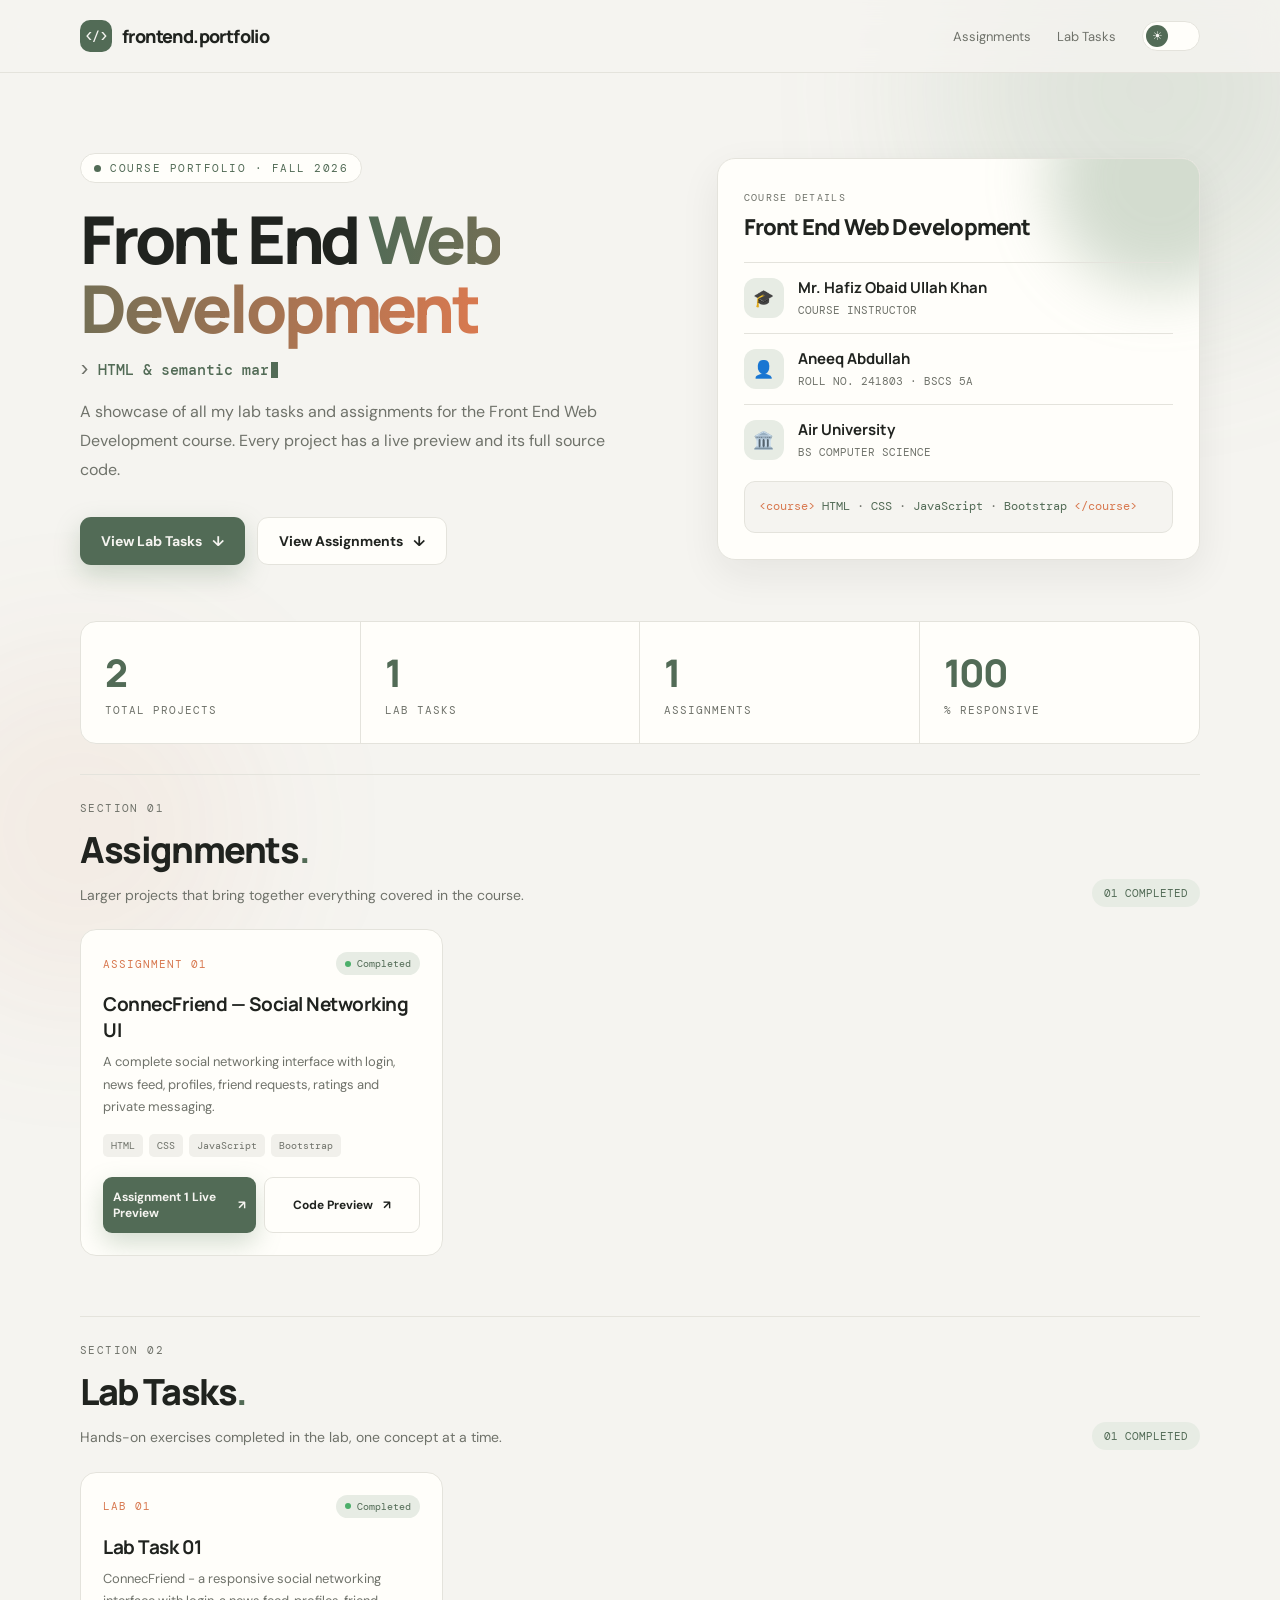
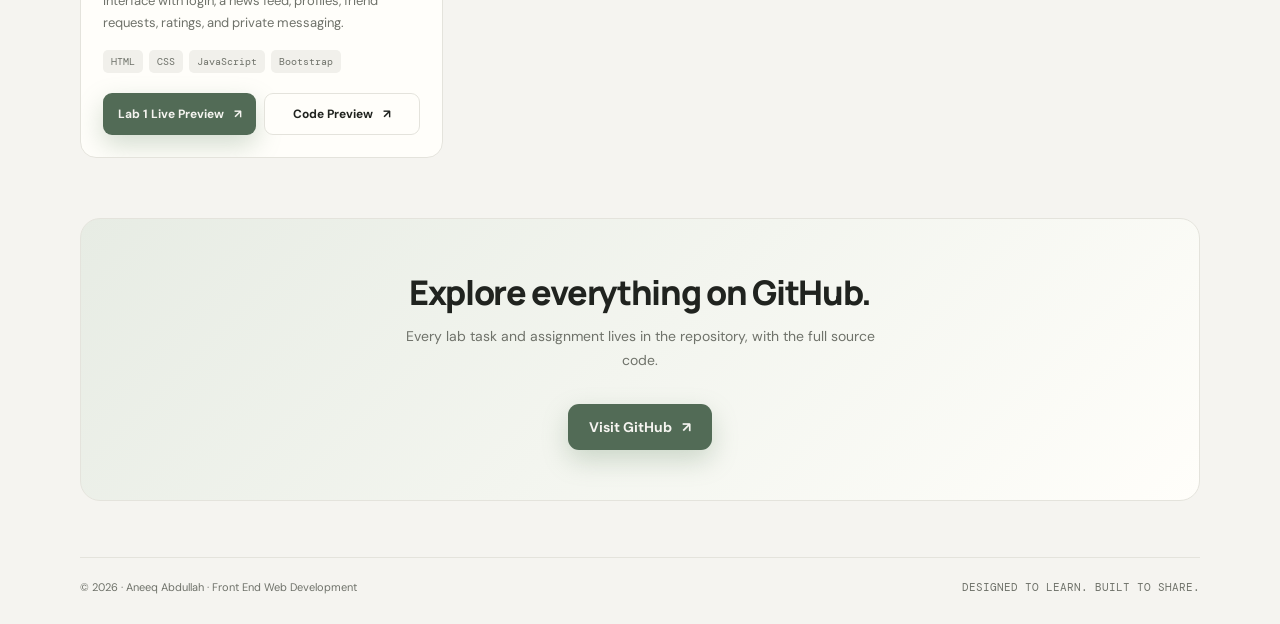
<file: index.html>
<!DOCTYPE html>
<html lang="en" data-theme="light">
<head>
<meta charset="UTF-8">
<meta name="viewport" content="width=device-width, initial-scale=1.0">
<title>Front End Web Development — Course Portfolio</title>
<link rel="preconnect" href="https://fonts.googleapis.com">
<link rel="preconnect" href="https://fonts.gstatic.com" crossorigin>
<link href="https://fonts.googleapis.com/css2?family=DM+Mono:wght@400;500&family=DM+Sans:wght@400;500;600;700&family=Manrope:wght@500;700;800&display=swap" rel="stylesheet">
<script>
  (function(){try{var t=localStorage.getItem('theme')||(matchMedia('(prefers-color-scheme: dark)').matches?'dark':'light');document.documentElement.setAttribute('data-theme',t)}catch(e){}})();
</script>
<style>
:root{
  --bg:#f5f4f0;--paper:#fffefa;--ink:#20231f;--muted:#6f726a;--line:#e4e3dc;
  --accent:#526b56;--accent-2:#d87950;--accent-soft:#e7ece4;--glow:#7b987c55;
  --shadow:0 14px 40px #20231f12;--chip:#f1f0eb;
}
[data-theme="dark"]{
  --bg:#0f1311;--paper:#171c19;--ink:#ecf0ea;--muted:#9aa196;--line:#262d28;
  --accent:#8fb394;--accent-2:#f0996f;--accent-soft:#1f2a22;--glow:#8fb39433;
  --shadow:0 14px 40px #00000066;--chip:#1e251f;
}
*{box-sizing:border-box}
html{scroll-behavior:smooth;scroll-padding-top:90px}
body{margin:0;background:var(--bg);color:var(--ink);font-family:"DM Sans",sans-serif;-webkit-font-smoothing:antialiased;transition:background .35s,color .35s;overflow-x:hidden}
a{color:inherit;text-decoration:none}
.wrap{width:min(1120px,calc(100% - 48px));margin:auto;position:relative;z-index:1}

#progress{position:fixed;top:0;left:0;height:3px;width:0;background:linear-gradient(90deg,var(--accent),var(--accent-2));z-index:100}
.blob{position:fixed;border-radius:50%;filter:blur(90px);opacity:.55;z-index:0;pointer-events:none;animation:float 18s ease-in-out infinite}
.blob.b1{width:420px;height:420px;background:var(--glow);top:-120px;right:-80px}
.blob.b2{width:340px;height:340px;background:#d8795022;bottom:-100px;left:-90px;animation-delay:-6s}
@keyframes float{0%,100%{transform:translate(0,0)}50%{transform:translate(30px,40px)}}

/* nav */
header.top{position:sticky;top:0;z-index:50;backdrop-filter:blur(14px);background:color-mix(in srgb,var(--bg) 80%,transparent);border-bottom:1px solid var(--line)}
nav{height:72px;display:flex;align-items:center;justify-content:space-between}
.brand{display:flex;align-items:center;gap:10px;font:800 18px Manrope,sans-serif;letter-spacing:-.6px}
.brand-mark{width:32px;height:32px;background:var(--accent);color:var(--bg);border-radius:10px;display:grid;place-items:center;font:500 13px "DM Mono",monospace}
.nav-right{display:flex;align-items:center;gap:26px;font-size:13px;color:var(--muted)}
.nav-right a:hover{color:var(--ink)}
.switch{position:relative;width:58px;height:30px;border-radius:99px;border:1px solid var(--line);background:var(--paper);cursor:pointer;padding:0}
.switch:hover{border-color:var(--accent)}
.switch .knob{position:absolute;top:3px;left:3px;width:22px;height:22px;border-radius:50%;background:var(--accent);display:grid;place-items:center;font-size:12px;transition:transform .35s cubic-bezier(.5,1.6,.4,1)}
[data-theme="dark"] .switch .knob{transform:translateX(28px)}
.switch .knob:before{content:"☀";color:var(--bg)}
[data-theme="dark"] .switch .knob:before{content:"☾"}

/* hero */
.hero{padding:80px 0 56px;display:grid;grid-template-columns:1.1fr .9fr;gap:46px;align-items:center}
.eyebrow{display:inline-flex;align-items:center;gap:9px;color:var(--accent);font:11px "DM Mono",monospace;text-transform:uppercase;letter-spacing:1.5px;padding:7px 13px;border:1px solid var(--line);border-radius:99px;background:var(--paper)}
.dot{width:7px;height:7px;border-radius:50%;background:var(--accent);animation:pulse 2s infinite}
@keyframes pulse{0%{box-shadow:0 0 0 0 var(--glow)}70%{box-shadow:0 0 0 9px transparent}100%{box-shadow:0 0 0 0 transparent}}
h1{font:800 clamp(38px,6vw,66px)/1.04 Manrope,sans-serif;letter-spacing:-3.2px;margin:22px 0 18px}
h1 em{font-style:normal;background:linear-gradient(90deg,var(--accent),var(--accent-2));-webkit-background-clip:text;background-clip:text;color:transparent}
.typed{font:500 15px "DM Mono",monospace;color:var(--muted);min-height:24px;margin-bottom:14px}
.typed b{color:var(--accent);font-weight:500}
.caret{display:inline-block;width:7px;height:16px;background:var(--accent);vertical-align:-3px;margin-left:2px;animation:blink 1s steps(2) infinite}
@keyframes blink{50%{opacity:0}}
.hero-copy{color:var(--muted);font-size:16px;line-height:1.8;max-width:540px;margin:0}
.actions{display:flex;gap:12px;flex-wrap:wrap;margin-top:32px}
.btn{display:inline-flex;align-items:center;justify-content:center;gap:10px;padding:14px 21px;border-radius:11px;font-size:14px;font-weight:700;transition:transform .2s,box-shadow .2s;border:0;cursor:pointer}
.btn:hover{transform:translateY(-3px)}
.btn .arr{transition:transform .2s}.btn:hover .arr{transform:translate(3px,-3px)}
.btn-primary{background:var(--accent);color:var(--bg);box-shadow:0 10px 26px var(--glow)}
.btn-secondary{background:var(--paper);border:1px solid var(--line);color:var(--ink)}
.btn-secondary:hover{border-color:var(--accent)}

/* course card */
.course{background:var(--paper);border:1px solid var(--line);border-radius:18px;padding:26px;box-shadow:var(--shadow);animation:bob 6s ease-in-out infinite;position:relative;overflow:hidden}
@keyframes bob{50%{transform:translateY(-10px)}}
.course:before{content:"";position:absolute;width:220px;height:220px;border-radius:50%;background:var(--glow);right:-70px;top:-90px;filter:blur(30px)}
.course>*{position:relative}
.course small{font:10px "DM Mono",monospace;color:var(--muted);letter-spacing:1.3px;text-transform:uppercase}
.course h3{font:800 22px Manrope,sans-serif;letter-spacing:-.8px;margin:6px 0 20px}
.rowi{display:flex;align-items:center;gap:14px;padding:14px 0;border-top:1px solid var(--line)}
.ico{width:40px;height:40px;border-radius:12px;background:var(--accent-soft);color:var(--accent);display:grid;place-items:center;font-size:17px;flex:none}
.rowi b{display:block;font:700 15px Manrope,sans-serif}
.rowi span{font:11px "DM Mono",monospace;color:var(--muted)}
.code{margin-top:6px;background:var(--bg);border:1px solid var(--line);border-radius:11px;padding:14px;font:12px/1.8 "DM Mono",monospace;color:var(--muted)}
.code i{font-style:normal;color:var(--accent-2)}.code u{text-decoration:none;color:var(--accent)}

/* stats */
.stats{display:grid;grid-template-columns:repeat(4,1fr);border:1px solid var(--line);border-radius:16px;background:var(--paper);overflow:hidden}
.stat{padding:24px;border-right:1px solid var(--line)}.stat:last-child{border:0}
.stat b{display:block;font:800 38px Manrope,sans-serif;letter-spacing:-2px;color:var(--accent)}
.stat span{font:11px "DM Mono",monospace;color:var(--muted);text-transform:uppercase;letter-spacing:1px}

/* sections */
section{padding:30px 0}
.section-head{padding:26px 0 22px;border-top:1px solid var(--line);display:flex;justify-content:space-between;align-items:end;gap:20px;flex-wrap:wrap}
.kicker{font:11px "DM Mono",monospace;color:var(--muted);text-transform:uppercase;letter-spacing:1.4px}
.section-head h2{font:800 clamp(26px,4vw,36px) Manrope,sans-serif;letter-spacing:-1.4px;margin:10px 0 0}
.section-head h2 span{color:var(--accent)}
.section-head p{color:var(--muted);max-width:520px;line-height:1.7;margin:10px 0 0;font-size:14px}
.count{font:11px "DM Mono",monospace;color:var(--accent);background:var(--accent-soft);padding:7px 12px;border-radius:99px}

/* project cards */
.grid{display:grid;grid-template-columns:repeat(3,1fr);gap:16px}
.card{background:var(--paper);border:1px solid var(--line);border-radius:16px;padding:22px;display:flex;flex-direction:column;transition:transform .25s,box-shadow .25s,border-color .25s;position:relative;overflow:hidden}
.card:before{content:"";position:absolute;inset:0;background:radial-gradient(240px circle at var(--mx,50%) var(--my,0%),var(--glow),transparent 70%);opacity:0;transition:opacity .3s;pointer-events:none}
.card:hover{transform:translateY(-6px);box-shadow:var(--shadow);border-color:var(--accent)}.card:hover:before{opacity:1}
.card>*{position:relative}
.top-row{display:flex;justify-content:space-between;align-items:center}
.badge{font:11px "DM Mono",monospace;color:var(--accent-2);letter-spacing:1px}
.status{font:10px "DM Mono",monospace;background:var(--accent-soft);color:var(--accent);padding:5px 9px;border-radius:99px;display:flex;align-items:center;gap:6px}
.status:before{content:"";width:6px;height:6px;border-radius:50%;background:#4caf6a}
.card h3{font:700 19px Manrope,sans-serif;letter-spacing:-.5px;margin:16px 0 8px}
.card p{color:var(--muted);font-size:13px;line-height:1.7;margin:0}
.tech{display:flex;gap:6px;flex-wrap:wrap;margin:16px 0 20px}
.tech span{font:10px "DM Mono",monospace;color:var(--muted);background:var(--chip);border-radius:5px;padding:5px 8px}
.card-btns{display:flex;gap:8px;margin-top:auto}
.card-btns .btn{flex:1;padding:12px 10px;font-size:12px;border-radius:9px}
.card.empty{border-style:dashed;align-items:center;justify-content:center;text-align:center;min-height:250px;background:transparent}
.card.empty:hover{transform:none;box-shadow:none;border-color:var(--line)}.card.empty:before{display:none}
.plus{width:46px;height:46px;border-radius:50%;border:1px dashed var(--muted);display:grid;place-items:center;font-size:22px;color:var(--muted);margin-bottom:12px}
.card.empty b{font:700 15px Manrope,sans-serif}.card.empty span{font:11px "DM Mono",monospace;color:var(--muted);margin-top:5px}

/* cta */
.cta{text-align:center;padding:50px 24px;margin:30px 0 56px;border-radius:20px;background:linear-gradient(135deg,var(--accent-soft),var(--paper));border:1px solid var(--line)}
.cta h2{font:800 clamp(24px,4vw,34px) Manrope,sans-serif;letter-spacing:-1.3px;margin:0 0 10px}
.cta p{color:var(--muted);font-size:14px;margin:0 auto;max-width:480px;line-height:1.7}
.cta .actions{justify-content:center}
footer{border-top:1px solid var(--line);padding:22px 0 30px;display:flex;justify-content:space-between;gap:14px;flex-wrap:wrap;color:var(--muted);font-size:11px}
.mono{font-family:"DM Mono",monospace}

.reveal{opacity:0;transform:translateY(26px);transition:opacity .7s,transform .7s cubic-bezier(.2,.7,.2,1)}
.reveal.in{opacity:1;transform:none}

@media(max-width:900px){.hero{grid-template-columns:1fr;padding-top:52px}.grid{grid-template-columns:repeat(2,1fr)}.stats{grid-template-columns:repeat(2,1fr)}.stat:nth-child(2){border-right:0}.stat:nth-child(-n+2){border-bottom:1px solid var(--line)}}
@media(max-width:600px){.wrap{width:min(100% - 30px,1120px)}.nav-right a{display:none}.grid{grid-template-columns:1fr}h1{letter-spacing:-2px}.btn{flex:1}}
@media(prefers-reduced-motion:reduce){*,*:before,*:after{animation:none!important;transition:none!important}.reveal{opacity:1;transform:none}}
</style>
</head>
<body>
<div id="progress"></div>
<div class="blob b1"></div><div class="blob b2"></div>

<header class="top"><div class="wrap"><nav>
  <a class="brand" href="#top"><span class="brand-mark">&lt;/&gt;</span>frontend.portfolio</a>
  <div class="nav-right">
    <a href="#assignments">Assignments</a><a href="#labs">Lab Tasks</a>
    <button class="switch" id="theme" aria-label="Toggle dark and light mode"><span class="knob"></span></button>
  </div>
</nav></div></header>

<div class="wrap" id="top">
  <!-- HERO -->
  <div class="hero">
    <div>
      <span class="eyebrow"><span class="dot"></span> Course Portfolio · Fall 2026</span>
      <h1>Front End <em>Web Development</em></h1>
      <div class="typed">&gt; <b id="typed"></b><span class="caret"></span></div>
      <p class="hero-copy">A showcase of all my lab tasks and assignments for the Front End Web Development course. Every project has a live preview and its full source code.</p>
      <div class="actions">
        <a class="btn btn-primary" href="#labs">View Lab Tasks <span class="arr">↓</span></a>
        <a class="btn btn-secondary" href="#assignments">View Assignments <span class="arr">↓</span></a>
      </div>
    </div>

    <div class="course reveal">
      <small>Course details</small>
      <h3>Front End Web Development</h3>
      <div class="rowi"><div class="ico">🎓</div><div><b>Mr. Hafiz Obaid Ullah Khan</b><span>COURSE INSTRUCTOR</span></div></div>
      <div class="rowi"><div class="ico">👤</div><div><b>Aneeq Abdullah</b><span>ROLL NO. 241803 · BSCS 5A</span></div></div>
      <div class="rowi"><div class="ico">🏛️</div><div><b>Air University</b><span>BS COMPUTER SCIENCE</span></div></div>
      <div class="code"><i>&lt;course&gt;</i> <u>HTML</u> · <u>CSS</u> · <u>JavaScript</u> · <u>Bootstrap</u> <i>&lt;/course&gt;</i></div>
    </div>
  </div>

  <!-- STATS -->
  <div class="stats reveal" id="stats"></div>

  <!-- ASSIGNMENTS -->
  <section id="assignments">
    <div class="section-head reveal">
      <div><div class="kicker">Section 01</div><h2>Assignments<span>.</span></h2><p>Larger projects that bring together everything covered in the course.</p></div>
      <div class="count" id="count-assignments"></div>
    </div>
    <div class="grid" id="grid-assignments"></div>
  </section>

  <!-- LABS -->
  <section id="labs">
    <div class="section-head reveal">
      <div><div class="kicker">Section 02</div><h2>Lab Tasks<span>.</span></h2><p>Hands-on exercises completed in the lab, one concept at a time.</p></div>
      <div class="count" id="count-labs"></div>
    </div>
    <div class="grid" id="grid-labs"></div>
  </section>

  <div class="cta reveal">
    <h2>Explore everything on GitHub.</h2>
    <p>Every lab task and assignment lives in the repository, with the full source code.</p>
    <div class="actions"><a class="btn btn-primary" id="gh" target="_blank" rel="noreferrer">Visit GitHub <span class="arr">↗</span></a></div>
  </div>

  <footer><div>© 2026 · Aneeq Abdullah · Front End Web Development</div><div class="mono">DESIGNED TO LEARN. BUILT TO SHARE.</div></footer>
</div>

<script>
/* ================= EDIT YOUR WORK HERE ================= */
const GITHUB = "https://github.com/YOUR-USERNAME";

// Each item: [title, description, [technologies], liveUrl, codeUrl]
const ASSIGNMENTS = [
  ["ConnecFriend — Social Networking UI",
   "A complete social networking interface with login, news feed, profiles, friend requests, ratings and private messaging.",
   ["HTML", "CSS", "JavaScript", "Bootstrap"],
   "Assignment%201/index.html",
   "Assignment%201/ConnecFriend/README.md"]
];

const LABS = [
  ["Lab Task 01", "ConnecFriend - a responsive social networking interface with login, a news feed, profiles, friend requests, ratings, and private messaging.", ["HTML", "CSS", "JavaScript", "Bootstrap"],
   "Assignment%201/index.html", "Assignment%201/ConnecFriend/README.md"]
];
/* ======================================================== */

const $ = s => document.querySelector(s);
const pad = n => String(n).padStart(2, "0");

function render(list, gridId, prefix, label) {
  const cards = list.map(([t, d, tech, live, code], i) => `
    <article class="card reveal">
      <div class="top-row"><span class="badge">${prefix} ${pad(i + 1)}</span><span class="status">Completed</span></div>
      <h3>${t}</h3><p>${d}</p>
      <div class="tech">${tech.map(x => `<span>${x}</span>`).join("")}</div>
      <div class="card-btns">
        <a class="btn btn-primary" href="${live}" target="_blank" rel="noreferrer">${prefix === "ASSIGNMENT" ? "Assignment 1" : "Lab 1"} Live Preview <span class="arr">↗</span></a>
        <a class="btn btn-secondary" href="${code}" target="_blank" rel="noreferrer">Code Preview <span class="arr">↗</span></a>
      </div>
    </article>`).join("");
  $(gridId).innerHTML = cards;
  $("#count-" + label).textContent = pad(list.length) + (list.length === 1 ? " COMPLETED" : " COMPLETED");
}
render(ASSIGNMENTS, "#grid-assignments", "ASSIGNMENT", "assignments");
render(LABS, "#grid-labs", "LAB", "labs");

$("#stats").innerHTML = [
  [ASSIGNMENTS.length + LABS.length, "Total Projects"],
  [LABS.length, "Lab Tasks"],
  [ASSIGNMENTS.length, "Assignments"],
  [100, "% Responsive"]
].map(([n, l]) => `<div class="stat"><b data-count="${n}">0</b><span>${l}</span></div>`).join("");
$("#gh").href = GITHUB;

/* theme toggle */
$("#theme").onclick = () => {
  const next = document.documentElement.dataset.theme === "dark" ? "light" : "dark";
  document.documentElement.dataset.theme = next;
  try { localStorage.setItem("theme", next); } catch (e) {}
};

/* typing effect */
(function () {
  const words = ["HTML & semantic markup", "CSS & responsive layouts", "JavaScript & the DOM", "Bootstrap components", "live, working projects"];
  const el = $("#typed"); let w = 0, c = 0, del = false;
  (function tick() {
    const word = words[w];
    el.textContent = word.slice(0, c);
    if (!del && c === word.length) { del = true; return setTimeout(tick, 1400); }
    if (del && c === 0) { del = false; w = (w + 1) % words.length; }
    c += del ? -1 : 1;
    setTimeout(tick, del ? 35 : 75);
  })();
})();

/* scroll reveal + counters */
const io = new IntersectionObserver(es => es.forEach(e => {
  if (!e.isIntersecting) return;
  e.target.classList.add("in");
  e.target.querySelectorAll("[data-count]").forEach(n => {
    const end = +n.dataset.count, t0 = performance.now();
    (function step(t) {
      const p = Math.min((t - t0) / 1200, 1);
      n.textContent = Math.round(end * (1 - Math.pow(1 - p, 3)));
      if (p < 1) requestAnimationFrame(step);
    })(t0);
  });
  io.unobserve(e.target);
}), { threshold: .12 });
document.querySelectorAll(".reveal").forEach((el, i) => { el.style.transitionDelay = (i % 3) * 90 + "ms"; io.observe(el); });

/* card glow follows cursor */
document.addEventListener("mousemove", e => {
  const c = e.target.closest && e.target.closest(".card");
  if (!c) return;
  const r = c.getBoundingClientRect();
  c.style.setProperty("--mx", (e.clientX - r.left) + "px");
  c.style.setProperty("--my", (e.clientY - r.top) + "px");
});

/* scroll progress */
addEventListener("scroll", () => {
  const h = document.documentElement;
  $("#progress").style.width = (h.scrollTop / (h.scrollHeight - h.clientHeight) * 100) + "%";
}, { passive: true });
</script>
</body>
</html>
</file>
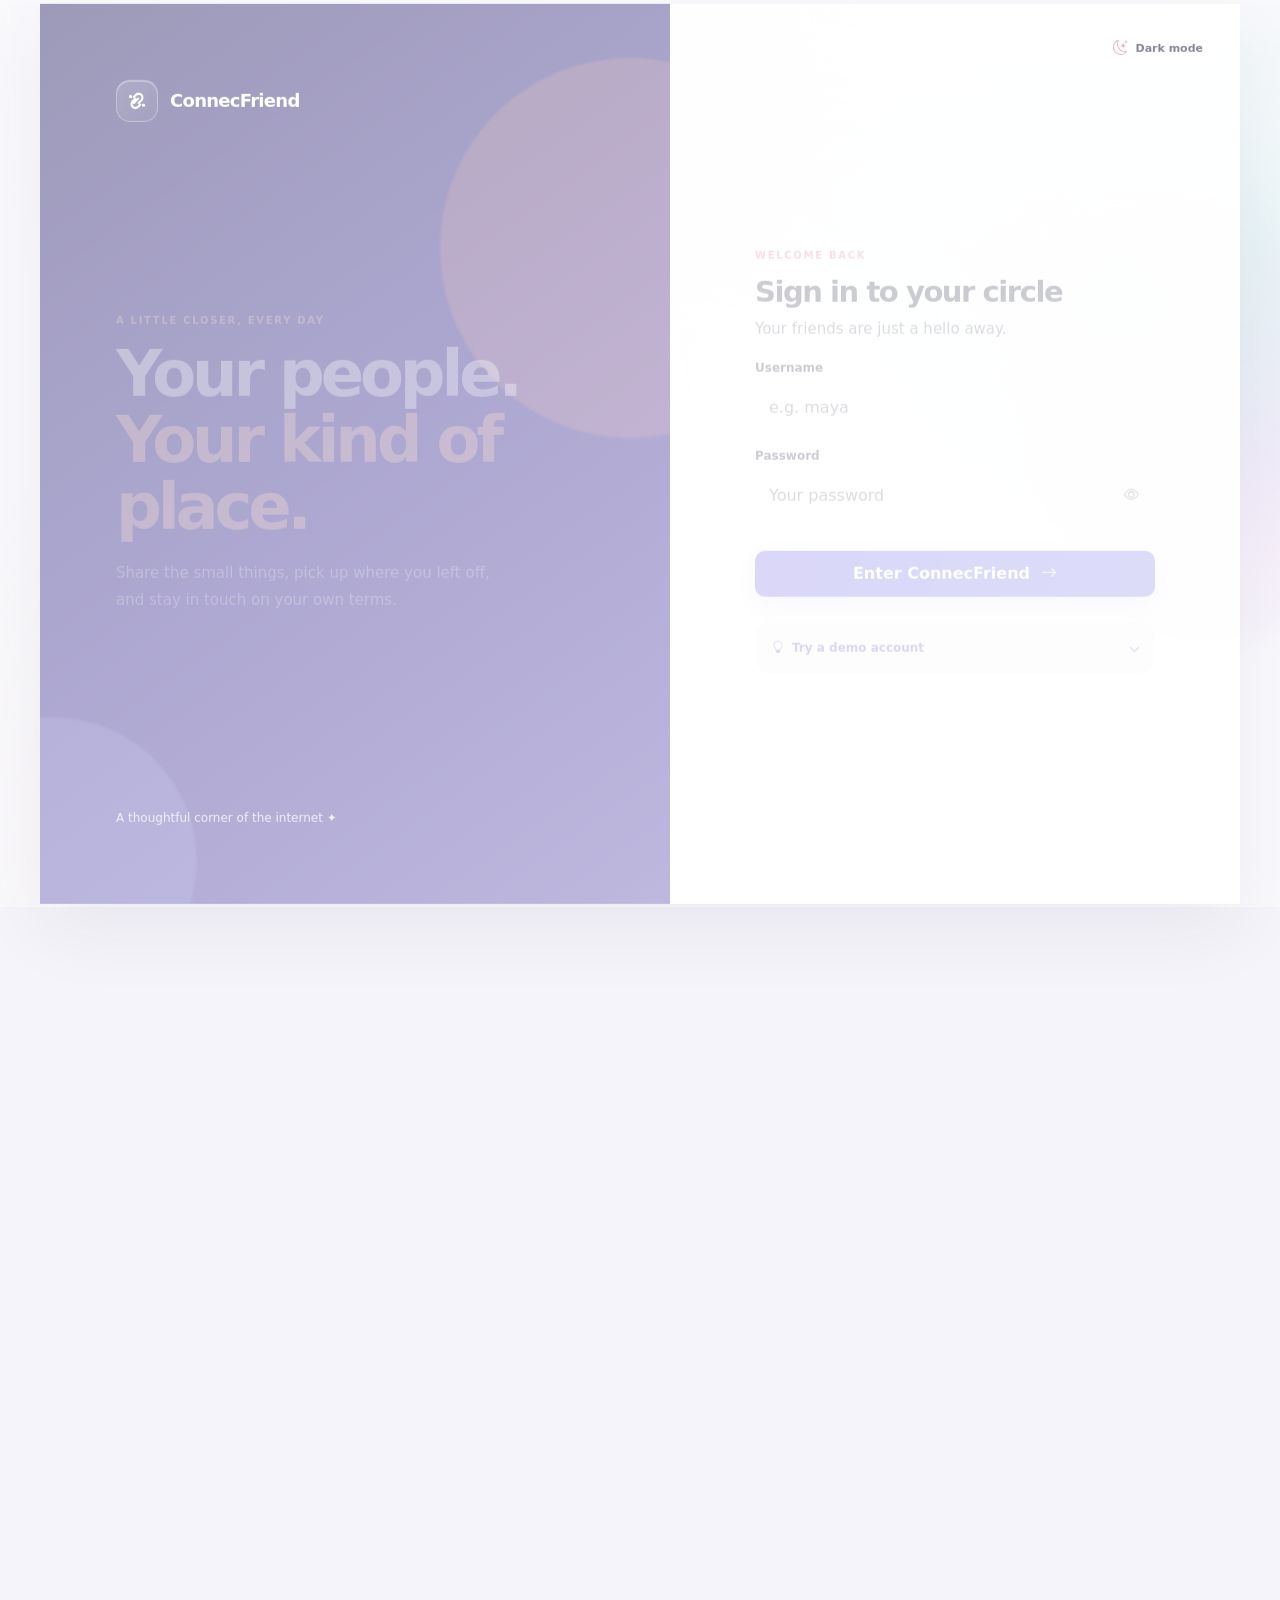
<file: Assignment 1/index.html>
﻿<!DOCTYPE html>
<html lang="en">
<head>
  <meta charset="UTF-8">
  <meta http-equiv="refresh" content="0; url=ConnecFriend/index.html">
  <meta name="viewport" content="width=device-width, initial-scale=1.0">
  <title>Assignment 1 - ConnecFriend</title>
</head>
<body>
  <p>Opening <a href="ConnecFriend/index.html">ConnecFriend</a>…</p>
</body>
</html>
</file>
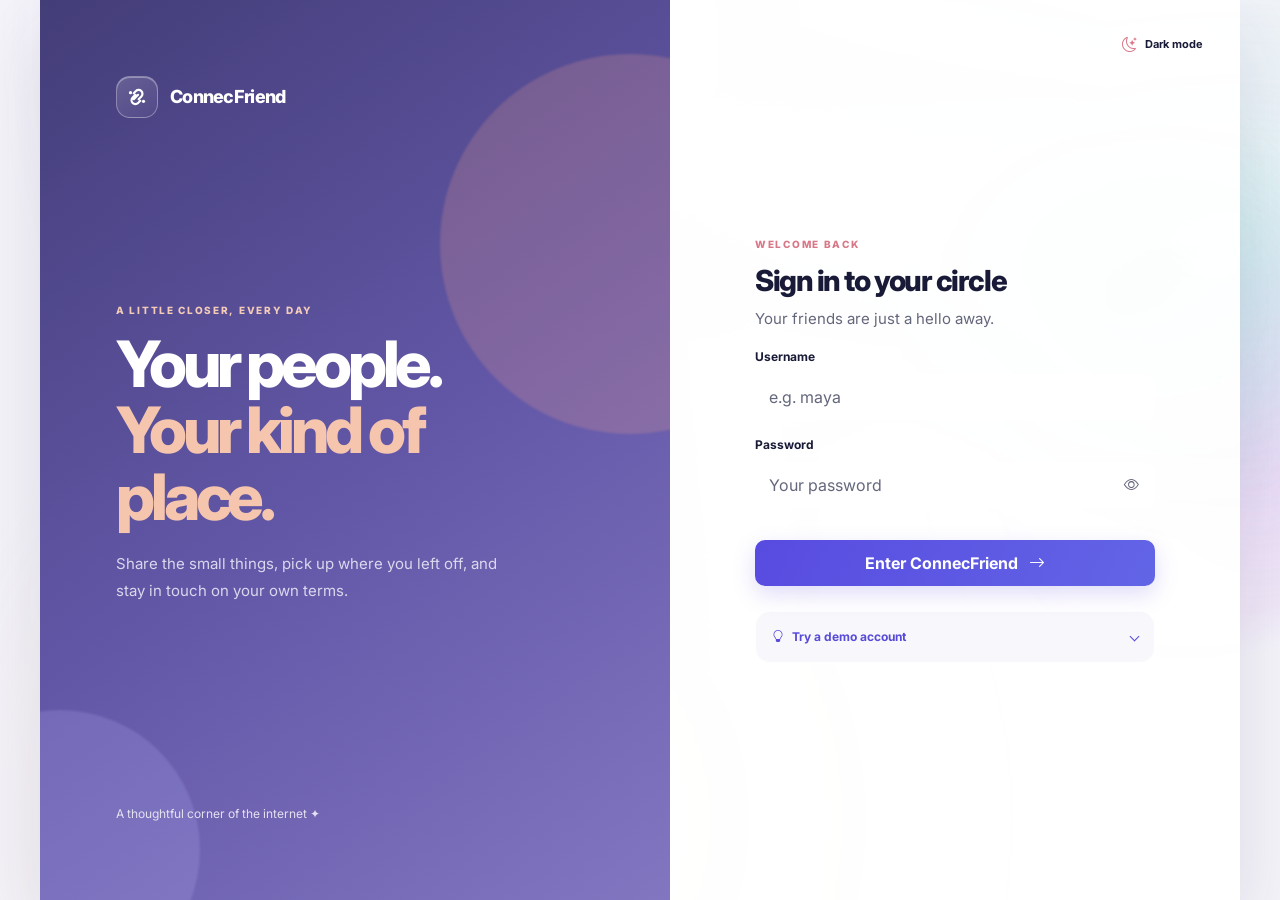
<file: Assignment 1/ConnecFriend/index.html>
<!doctype html>
<html lang="en">
<head>
  <meta charset="utf-8"><meta name="viewport" content="width=device-width,initial-scale=1">
  <title>ConnecFriend - Find your people</title>
  <link href="https://cdn.jsdelivr.net/npm/bootstrap@5.3.3/dist/css/bootstrap.min.css" rel="stylesheet">
  <link href="https://cdn.jsdelivr.net/npm/bootstrap-icons@1.11.3/font/bootstrap-icons.min.css" rel="stylesheet">
  <link href="assets/css/custom.css" rel="stylesheet">
</head>
<body class="login-page">
  <main class="login-shell">
    <button class="theme-toggle login-theme-toggle" type="button"><i class="bi bi-moon-stars"></i><span>Dark mode</span></button>
    <section class="login-intro">
      <a class="login-brand" href="index.html"><span class="brand-symbol" aria-hidden="true"><svg viewBox="0 0 48 48"><path d="m18 17 4-4a7 7 0 0 1 10 10l-5 5M30 31l-4 4a7 7 0 0 1-10-10l5-5m-3 8 8-8" fill="none" stroke="currentColor" stroke-width="4" stroke-linecap="round"/><circle cx="12" cy="16" r="3" fill="currentColor"/><circle cx="36" cy="32" r="3" fill="currentColor"/></svg></span>ConnecFriend</a>
      <div class="intro-copy"><p class="eyebrow">A little closer, every day</p><h1>Your people.<br><em>Your kind of place.</em></h1><p>Share the small things, pick up where you left off, and stay in touch on your own terms.</p></div>
      <div class="intro-footer">A thoughtful corner of the internet <span aria-hidden="true">&#10022;</span></div>
    </section>
    <section class="login-panel"><div class="login-card">
      <p class="eyebrow">Welcome back</p><h2>Sign in to your circle</h2><p class="muted">Your friends are just a hello away.</p>
      <form id="loginForm" novalidate>
        <label for="username">Username</label><input class="form-control" name="username" id="username" autocomplete="username" required placeholder="e.g. maya">
        <label for="password" class="mt-3">Password</label>
        <div class="login-password"><input class="form-control" name="password" id="password" type="password" autocomplete="current-password" required placeholder="Your password"><button class="password-toggle" id="togglePassword" type="button" aria-label="Show password"><i class="bi bi-eye"></i></button></div>
        <p id="loginError" class="form-error" role="alert"></p>
        <button class="btn btn-ink w-100 mt-2" type="submit">Enter ConnecFriend <i class="bi bi-arrow-right ms-1"></i></button>
      </form>
      <details class="demo-box demo-details"><summary><i class="bi bi-lightbulb"></i> Try a demo account</summary><p>Pick a member to fill their login details instantly. All demo accounts use <code>friend123</code>.</p><div class="demo-accounts" id="demoAccounts" aria-label="Demo accounts"></div><p class="demo-selection" id="demoSelection" aria-live="polite"></p></details>
    </div></section>
  </main>
  <script src="assets/js/data.js"></script><script src="assets/js/storage.js"></script><script src="assets/js/utils.js"></script><script src="assets/js/ui.js"></script><script src="assets/js/auth.js"></script>
  <script>document.getElementById('togglePassword').addEventListener('click',event=>{const input=document.getElementById('password'),icon=event.currentTarget.querySelector('i'),show=input.type==='password';input.type=show?'text':'password';event.currentTarget.setAttribute('aria-label',show?'Hide password':'Show password');icon.className=`bi bi-eye${show?'-slash':''}`});</script>
</body>
</html>
</file>
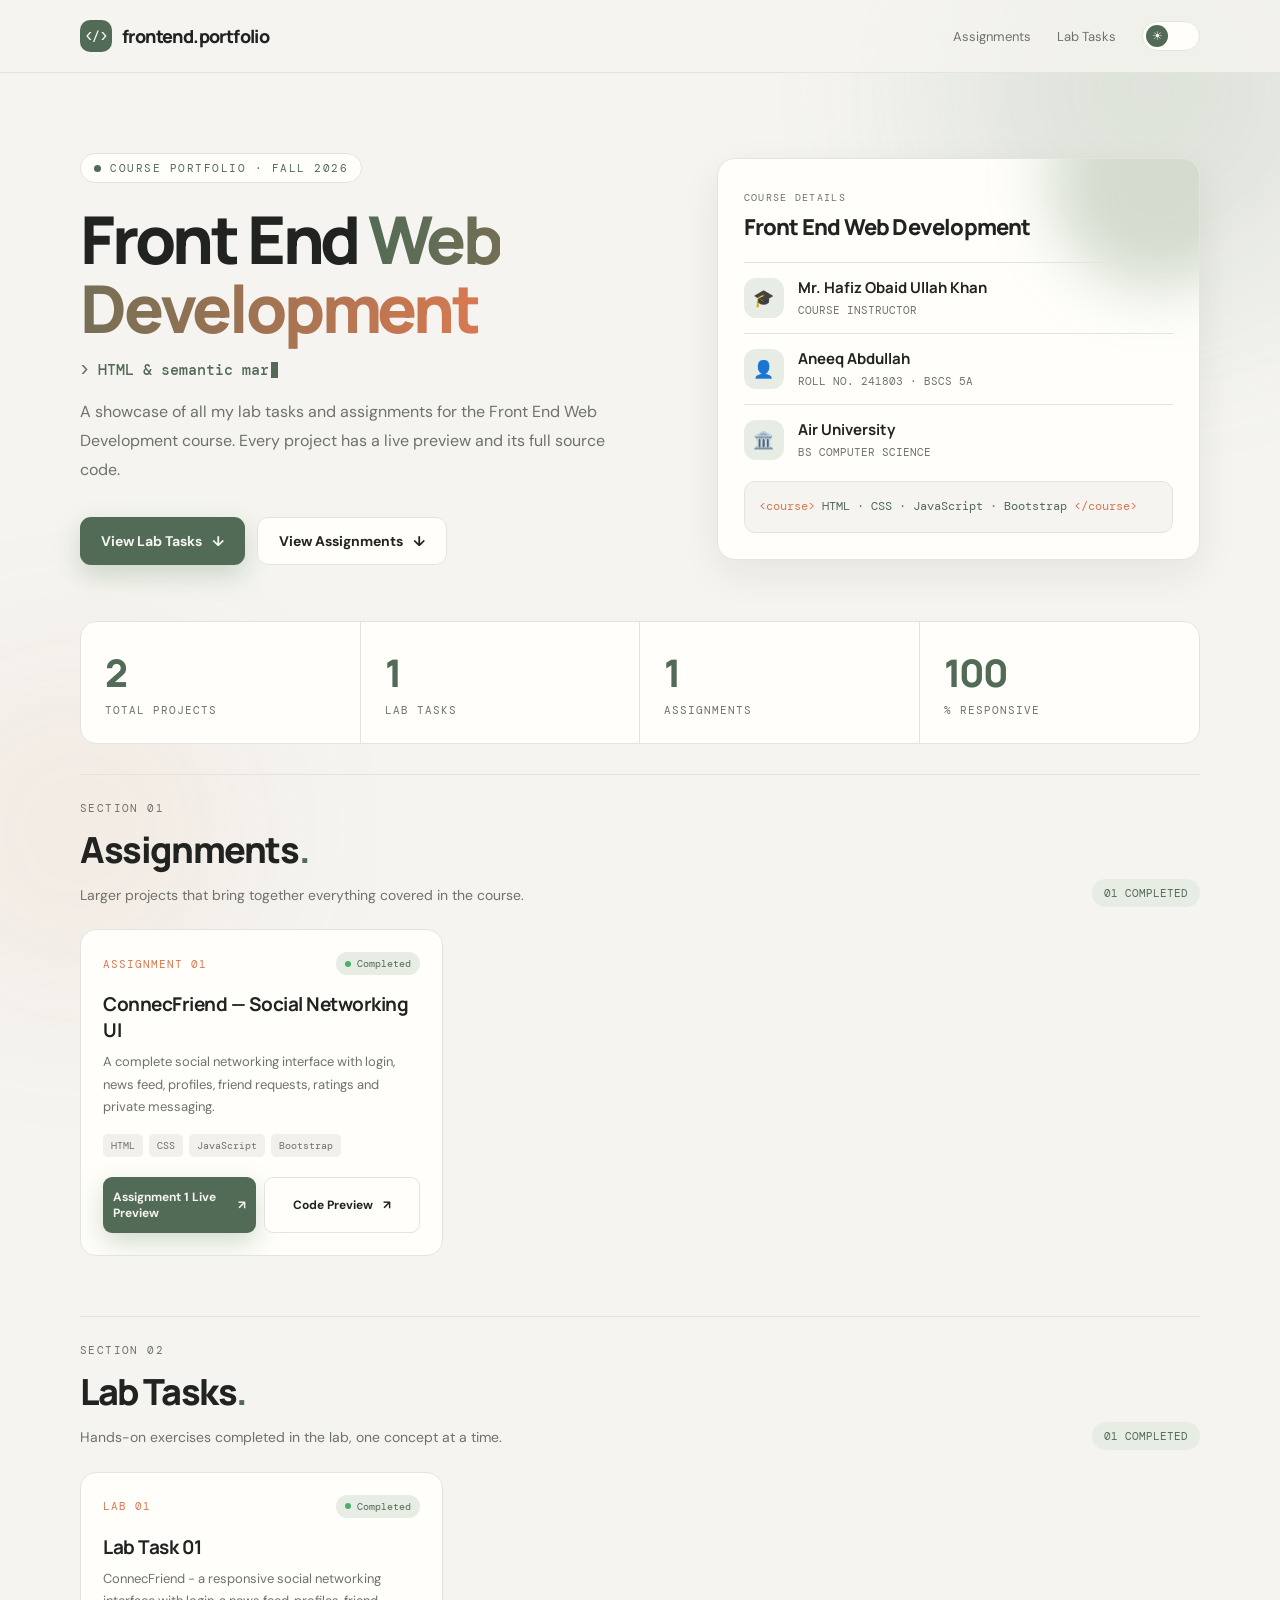
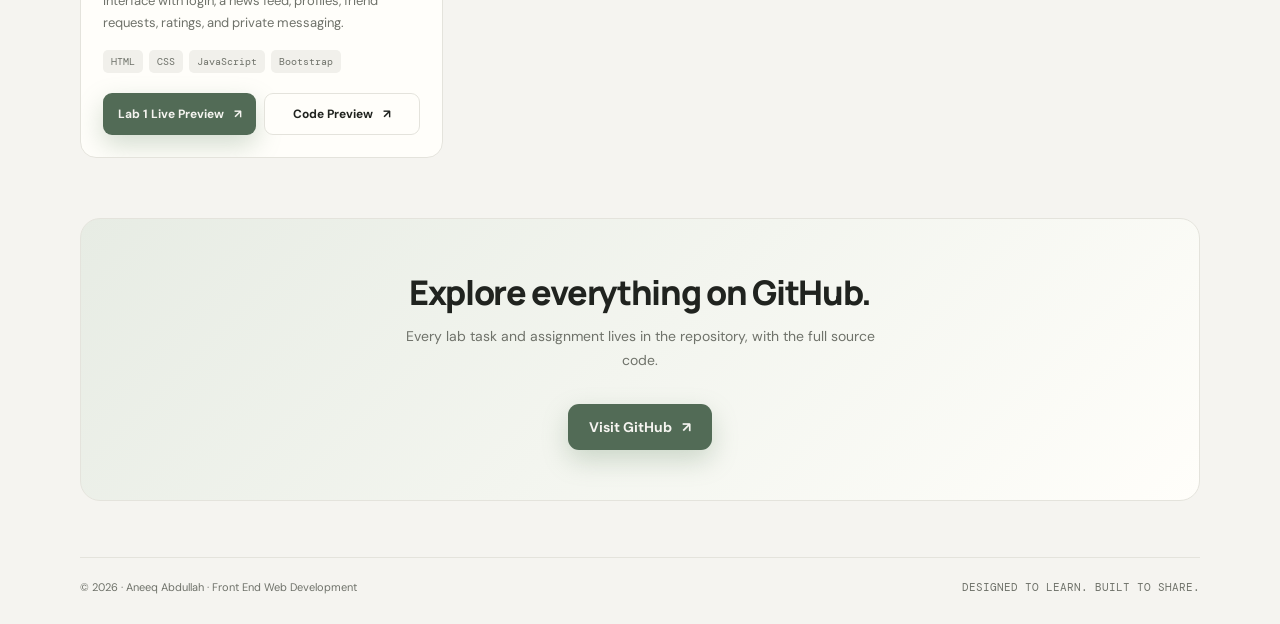
<file: labfolio.html>
<!DOCTYPE html>
<html lang="en" data-theme="light">
<head>
<meta charset="UTF-8">
<meta name="viewport" content="width=device-width, initial-scale=1.0">
<title>Front End Web Development — Course Portfolio</title>
<link rel="preconnect" href="https://fonts.googleapis.com">
<link rel="preconnect" href="https://fonts.gstatic.com" crossorigin>
<link href="https://fonts.googleapis.com/css2?family=DM+Mono:wght@400;500&family=DM+Sans:wght@400;500;600;700&family=Manrope:wght@500;700;800&display=swap" rel="stylesheet">
<script>
  (function(){try{var t=localStorage.getItem('theme')||(matchMedia('(prefers-color-scheme: dark)').matches?'dark':'light');document.documentElement.setAttribute('data-theme',t)}catch(e){}})();
</script>
<style>
:root{
  --bg:#f5f4f0;--paper:#fffefa;--ink:#20231f;--muted:#6f726a;--line:#e4e3dc;
  --accent:#526b56;--accent-2:#d87950;--accent-soft:#e7ece4;--glow:#7b987c55;
  --shadow:0 14px 40px #20231f12;--chip:#f1f0eb;
}
[data-theme="dark"]{
  --bg:#0f1311;--paper:#171c19;--ink:#ecf0ea;--muted:#9aa196;--line:#262d28;
  --accent:#8fb394;--accent-2:#f0996f;--accent-soft:#1f2a22;--glow:#8fb39433;
  --shadow:0 14px 40px #00000066;--chip:#1e251f;
}
*{box-sizing:border-box}
html{scroll-behavior:smooth;scroll-padding-top:90px}
body{margin:0;background:var(--bg);color:var(--ink);font-family:"DM Sans",sans-serif;-webkit-font-smoothing:antialiased;transition:background .35s,color .35s;overflow-x:hidden}
a{color:inherit;text-decoration:none}
.wrap{width:min(1120px,calc(100% - 48px));margin:auto;position:relative;z-index:1}

#progress{position:fixed;top:0;left:0;height:3px;width:0;background:linear-gradient(90deg,var(--accent),var(--accent-2));z-index:100}
.blob{position:fixed;border-radius:50%;filter:blur(90px);opacity:.55;z-index:0;pointer-events:none;animation:float 18s ease-in-out infinite}
.blob.b1{width:420px;height:420px;background:var(--glow);top:-120px;right:-80px}
.blob.b2{width:340px;height:340px;background:#d8795022;bottom:-100px;left:-90px;animation-delay:-6s}
@keyframes float{0%,100%{transform:translate(0,0)}50%{transform:translate(30px,40px)}}

/* nav */
header.top{position:sticky;top:0;z-index:50;backdrop-filter:blur(14px);background:color-mix(in srgb,var(--bg) 80%,transparent);border-bottom:1px solid var(--line)}
nav{height:72px;display:flex;align-items:center;justify-content:space-between}
.brand{display:flex;align-items:center;gap:10px;font:800 18px Manrope,sans-serif;letter-spacing:-.6px}
.brand-mark{width:32px;height:32px;background:var(--accent);color:var(--bg);border-radius:10px;display:grid;place-items:center;font:500 13px "DM Mono",monospace}
.nav-right{display:flex;align-items:center;gap:26px;font-size:13px;color:var(--muted)}
.nav-right a:hover{color:var(--ink)}
.switch{position:relative;width:58px;height:30px;border-radius:99px;border:1px solid var(--line);background:var(--paper);cursor:pointer;padding:0}
.switch:hover{border-color:var(--accent)}
.switch .knob{position:absolute;top:3px;left:3px;width:22px;height:22px;border-radius:50%;background:var(--accent);display:grid;place-items:center;font-size:12px;transition:transform .35s cubic-bezier(.5,1.6,.4,1)}
[data-theme="dark"] .switch .knob{transform:translateX(28px)}
.switch .knob:before{content:"☀";color:var(--bg)}
[data-theme="dark"] .switch .knob:before{content:"☾"}

/* hero */
.hero{padding:80px 0 56px;display:grid;grid-template-columns:1.1fr .9fr;gap:46px;align-items:center}
.eyebrow{display:inline-flex;align-items:center;gap:9px;color:var(--accent);font:11px "DM Mono",monospace;text-transform:uppercase;letter-spacing:1.5px;padding:7px 13px;border:1px solid var(--line);border-radius:99px;background:var(--paper)}
.dot{width:7px;height:7px;border-radius:50%;background:var(--accent);animation:pulse 2s infinite}
@keyframes pulse{0%{box-shadow:0 0 0 0 var(--glow)}70%{box-shadow:0 0 0 9px transparent}100%{box-shadow:0 0 0 0 transparent}}
h1{font:800 clamp(38px,6vw,66px)/1.04 Manrope,sans-serif;letter-spacing:-3.2px;margin:22px 0 18px}
h1 em{font-style:normal;background:linear-gradient(90deg,var(--accent),var(--accent-2));-webkit-background-clip:text;background-clip:text;color:transparent}
.typed{font:500 15px "DM Mono",monospace;color:var(--muted);min-height:24px;margin-bottom:14px}
.typed b{color:var(--accent);font-weight:500}
.caret{display:inline-block;width:7px;height:16px;background:var(--accent);vertical-align:-3px;margin-left:2px;animation:blink 1s steps(2) infinite}
@keyframes blink{50%{opacity:0}}
.hero-copy{color:var(--muted);font-size:16px;line-height:1.8;max-width:540px;margin:0}
.actions{display:flex;gap:12px;flex-wrap:wrap;margin-top:32px}
.btn{display:inline-flex;align-items:center;justify-content:center;gap:10px;padding:14px 21px;border-radius:11px;font-size:14px;font-weight:700;transition:transform .2s,box-shadow .2s;border:0;cursor:pointer}
.btn:hover{transform:translateY(-3px)}
.btn .arr{transition:transform .2s}.btn:hover .arr{transform:translate(3px,-3px)}
.btn-primary{background:var(--accent);color:var(--bg);box-shadow:0 10px 26px var(--glow)}
.btn-secondary{background:var(--paper);border:1px solid var(--line);color:var(--ink)}
.btn-secondary:hover{border-color:var(--accent)}

/* course card */
.course{background:var(--paper);border:1px solid var(--line);border-radius:18px;padding:26px;box-shadow:var(--shadow);animation:bob 6s ease-in-out infinite;position:relative;overflow:hidden}
@keyframes bob{50%{transform:translateY(-10px)}}
.course:before{content:"";position:absolute;width:220px;height:220px;border-radius:50%;background:var(--glow);right:-70px;top:-90px;filter:blur(30px)}
.course>*{position:relative}
.course small{font:10px "DM Mono",monospace;color:var(--muted);letter-spacing:1.3px;text-transform:uppercase}
.course h3{font:800 22px Manrope,sans-serif;letter-spacing:-.8px;margin:6px 0 20px}
.rowi{display:flex;align-items:center;gap:14px;padding:14px 0;border-top:1px solid var(--line)}
.ico{width:40px;height:40px;border-radius:12px;background:var(--accent-soft);color:var(--accent);display:grid;place-items:center;font-size:17px;flex:none}
.rowi b{display:block;font:700 15px Manrope,sans-serif}
.rowi span{font:11px "DM Mono",monospace;color:var(--muted)}
.code{margin-top:6px;background:var(--bg);border:1px solid var(--line);border-radius:11px;padding:14px;font:12px/1.8 "DM Mono",monospace;color:var(--muted)}
.code i{font-style:normal;color:var(--accent-2)}.code u{text-decoration:none;color:var(--accent)}

/* stats */
.stats{display:grid;grid-template-columns:repeat(4,1fr);border:1px solid var(--line);border-radius:16px;background:var(--paper);overflow:hidden}
.stat{padding:24px;border-right:1px solid var(--line)}.stat:last-child{border:0}
.stat b{display:block;font:800 38px Manrope,sans-serif;letter-spacing:-2px;color:var(--accent)}
.stat span{font:11px "DM Mono",monospace;color:var(--muted);text-transform:uppercase;letter-spacing:1px}

/* sections */
section{padding:30px 0}
.section-head{padding:26px 0 22px;border-top:1px solid var(--line);display:flex;justify-content:space-between;align-items:end;gap:20px;flex-wrap:wrap}
.kicker{font:11px "DM Mono",monospace;color:var(--muted);text-transform:uppercase;letter-spacing:1.4px}
.section-head h2{font:800 clamp(26px,4vw,36px) Manrope,sans-serif;letter-spacing:-1.4px;margin:10px 0 0}
.section-head h2 span{color:var(--accent)}
.section-head p{color:var(--muted);max-width:520px;line-height:1.7;margin:10px 0 0;font-size:14px}
.count{font:11px "DM Mono",monospace;color:var(--accent);background:var(--accent-soft);padding:7px 12px;border-radius:99px}

/* project cards */
.grid{display:grid;grid-template-columns:repeat(3,1fr);gap:16px}
.card{background:var(--paper);border:1px solid var(--line);border-radius:16px;padding:22px;display:flex;flex-direction:column;transition:transform .25s,box-shadow .25s,border-color .25s;position:relative;overflow:hidden}
.card:before{content:"";position:absolute;inset:0;background:radial-gradient(240px circle at var(--mx,50%) var(--my,0%),var(--glow),transparent 70%);opacity:0;transition:opacity .3s;pointer-events:none}
.card:hover{transform:translateY(-6px);box-shadow:var(--shadow);border-color:var(--accent)}.card:hover:before{opacity:1}
.card>*{position:relative}
.top-row{display:flex;justify-content:space-between;align-items:center}
.badge{font:11px "DM Mono",monospace;color:var(--accent-2);letter-spacing:1px}
.status{font:10px "DM Mono",monospace;background:var(--accent-soft);color:var(--accent);padding:5px 9px;border-radius:99px;display:flex;align-items:center;gap:6px}
.status:before{content:"";width:6px;height:6px;border-radius:50%;background:#4caf6a}
.card h3{font:700 19px Manrope,sans-serif;letter-spacing:-.5px;margin:16px 0 8px}
.card p{color:var(--muted);font-size:13px;line-height:1.7;margin:0}
.tech{display:flex;gap:6px;flex-wrap:wrap;margin:16px 0 20px}
.tech span{font:10px "DM Mono",monospace;color:var(--muted);background:var(--chip);border-radius:5px;padding:5px 8px}
.card-btns{display:flex;gap:8px;margin-top:auto}
.card-btns .btn{flex:1;padding:12px 10px;font-size:12px;border-radius:9px}
.card.empty{border-style:dashed;align-items:center;justify-content:center;text-align:center;min-height:250px;background:transparent}
.card.empty:hover{transform:none;box-shadow:none;border-color:var(--line)}.card.empty:before{display:none}
.plus{width:46px;height:46px;border-radius:50%;border:1px dashed var(--muted);display:grid;place-items:center;font-size:22px;color:var(--muted);margin-bottom:12px}
.card.empty b{font:700 15px Manrope,sans-serif}.card.empty span{font:11px "DM Mono",monospace;color:var(--muted);margin-top:5px}

/* cta */
.cta{text-align:center;padding:50px 24px;margin:30px 0 56px;border-radius:20px;background:linear-gradient(135deg,var(--accent-soft),var(--paper));border:1px solid var(--line)}
.cta h2{font:800 clamp(24px,4vw,34px) Manrope,sans-serif;letter-spacing:-1.3px;margin:0 0 10px}
.cta p{color:var(--muted);font-size:14px;margin:0 auto;max-width:480px;line-height:1.7}
.cta .actions{justify-content:center}
footer{border-top:1px solid var(--line);padding:22px 0 30px;display:flex;justify-content:space-between;gap:14px;flex-wrap:wrap;color:var(--muted);font-size:11px}
.mono{font-family:"DM Mono",monospace}

.reveal{opacity:0;transform:translateY(26px);transition:opacity .7s,transform .7s cubic-bezier(.2,.7,.2,1)}
.reveal.in{opacity:1;transform:none}

@media(max-width:900px){.hero{grid-template-columns:1fr;padding-top:52px}.grid{grid-template-columns:repeat(2,1fr)}.stats{grid-template-columns:repeat(2,1fr)}.stat:nth-child(2){border-right:0}.stat:nth-child(-n+2){border-bottom:1px solid var(--line)}}
@media(max-width:600px){.wrap{width:min(100% - 30px,1120px)}.nav-right a{display:none}.grid{grid-template-columns:1fr}h1{letter-spacing:-2px}.btn{flex:1}}
@media(prefers-reduced-motion:reduce){*,*:before,*:after{animation:none!important;transition:none!important}.reveal{opacity:1;transform:none}}
</style>
</head>
<body>
<div id="progress"></div>
<div class="blob b1"></div><div class="blob b2"></div>

<header class="top"><div class="wrap"><nav>
  <a class="brand" href="#top"><span class="brand-mark">&lt;/&gt;</span>frontend.portfolio</a>
  <div class="nav-right">
    <a href="#assignments">Assignments</a><a href="#labs">Lab Tasks</a>
    <button class="switch" id="theme" aria-label="Toggle dark and light mode"><span class="knob"></span></button>
  </div>
</nav></div></header>

<div class="wrap" id="top">
  <!-- HERO -->
  <div class="hero">
    <div>
      <span class="eyebrow"><span class="dot"></span> Course Portfolio · Fall 2026</span>
      <h1>Front End <em>Web Development</em></h1>
      <div class="typed">&gt; <b id="typed"></b><span class="caret"></span></div>
      <p class="hero-copy">A showcase of all my lab tasks and assignments for the Front End Web Development course. Every project has a live preview and its full source code.</p>
      <div class="actions">
        <a class="btn btn-primary" href="#labs">View Lab Tasks <span class="arr">↓</span></a>
        <a class="btn btn-secondary" href="#assignments">View Assignments <span class="arr">↓</span></a>
      </div>
    </div>

    <div class="course reveal">
      <small>Course details</small>
      <h3>Front End Web Development</h3>
      <div class="rowi"><div class="ico">🎓</div><div><b>Mr. Hafiz Obaid Ullah Khan</b><span>COURSE INSTRUCTOR</span></div></div>
      <div class="rowi"><div class="ico">👤</div><div><b>Aneeq Abdullah</b><span>ROLL NO. 241803 · BSCS 5A</span></div></div>
      <div class="rowi"><div class="ico">🏛️</div><div><b>Air University</b><span>BS COMPUTER SCIENCE</span></div></div>
      <div class="code"><i>&lt;course&gt;</i> <u>HTML</u> · <u>CSS</u> · <u>JavaScript</u> · <u>Bootstrap</u> <i>&lt;/course&gt;</i></div>
    </div>
  </div>

  <!-- STATS -->
  <div class="stats reveal" id="stats"></div>

  <!-- ASSIGNMENTS -->
  <section id="assignments">
    <div class="section-head reveal">
      <div><div class="kicker">Section 01</div><h2>Assignments<span>.</span></h2><p>Larger projects that bring together everything covered in the course.</p></div>
      <div class="count" id="count-assignments"></div>
    </div>
    <div class="grid" id="grid-assignments"></div>
  </section>

  <!-- LABS -->
  <section id="labs">
    <div class="section-head reveal">
      <div><div class="kicker">Section 02</div><h2>Lab Tasks<span>.</span></h2><p>Hands-on exercises completed in the lab, one concept at a time.</p></div>
      <div class="count" id="count-labs"></div>
    </div>
    <div class="grid" id="grid-labs"></div>
  </section>

  <div class="cta reveal">
    <h2>Explore everything on GitHub.</h2>
    <p>Every lab task and assignment lives in the repository, with the full source code.</p>
    <div class="actions"><a class="btn btn-primary" id="gh" target="_blank" rel="noreferrer">Visit GitHub <span class="arr">↗</span></a></div>
  </div>

  <footer><div>© 2026 · Aneeq Abdullah · Front End Web Development</div><div class="mono">DESIGNED TO LEARN. BUILT TO SHARE.</div></footer>
</div>

<script>
/* ================= EDIT YOUR WORK HERE ================= */
const GITHUB = "https://github.com/YOUR-USERNAME";

// Each item: [title, description, [technologies], liveUrl, codeUrl]
const ASSIGNMENTS = [
  ["ConnecFriend — Social Networking UI",
   "A complete social networking interface with login, news feed, profiles, friend requests, ratings and private messaging.",
   ["HTML", "CSS", "JavaScript", "Bootstrap"],
   "Assignment%201/index.html",
   "Assignment%201/ConnecFriend/README.md"]
];

const LABS = [
  ["Lab Task 01", "ConnecFriend - a responsive social networking interface with login, a news feed, profiles, friend requests, ratings, and private messaging.", ["HTML", "CSS", "JavaScript", "Bootstrap"],
   "Assignment%201/index.html", "Assignment%201/ConnecFriend/README.md"]
];
/* ======================================================== */

const $ = s => document.querySelector(s);
const pad = n => String(n).padStart(2, "0");

function render(list, gridId, prefix, label) {
  const cards = list.map(([t, d, tech, live, code], i) => `
    <article class="card reveal">
      <div class="top-row"><span class="badge">${prefix} ${pad(i + 1)}</span><span class="status">Completed</span></div>
      <h3>${t}</h3><p>${d}</p>
      <div class="tech">${tech.map(x => `<span>${x}</span>`).join("")}</div>
      <div class="card-btns">
        <a class="btn btn-primary" href="${live}" target="_blank" rel="noreferrer">${prefix === "ASSIGNMENT" ? "Assignment 1" : "Lab 1"} Live Preview <span class="arr">↗</span></a>
        <a class="btn btn-secondary" href="${code}" target="_blank" rel="noreferrer">Code Preview <span class="arr">↗</span></a>
      </div>
    </article>`).join("");
  $(gridId).innerHTML = cards;
  $("#count-" + label).textContent = pad(list.length) + (list.length === 1 ? " COMPLETED" : " COMPLETED");
}
render(ASSIGNMENTS, "#grid-assignments", "ASSIGNMENT", "assignments");
render(LABS, "#grid-labs", "LAB", "labs");

$("#stats").innerHTML = [
  [ASSIGNMENTS.length + LABS.length, "Total Projects"],
  [LABS.length, "Lab Tasks"],
  [ASSIGNMENTS.length, "Assignments"],
  [100, "% Responsive"]
].map(([n, l]) => `<div class="stat"><b data-count="${n}">0</b><span>${l}</span></div>`).join("");
$("#gh").href = GITHUB;

/* theme toggle */
$("#theme").onclick = () => {
  const next = document.documentElement.dataset.theme === "dark" ? "light" : "dark";
  document.documentElement.dataset.theme = next;
  try { localStorage.setItem("theme", next); } catch (e) {}
};

/* typing effect */
(function () {
  const words = ["HTML & semantic markup", "CSS & responsive layouts", "JavaScript & the DOM", "Bootstrap components", "live, working projects"];
  const el = $("#typed"); let w = 0, c = 0, del = false;
  (function tick() {
    const word = words[w];
    el.textContent = word.slice(0, c);
    if (!del && c === word.length) { del = true; return setTimeout(tick, 1400); }
    if (del && c === 0) { del = false; w = (w + 1) % words.length; }
    c += del ? -1 : 1;
    setTimeout(tick, del ? 35 : 75);
  })();
})();

/* scroll reveal + counters */
const io = new IntersectionObserver(es => es.forEach(e => {
  if (!e.isIntersecting) return;
  e.target.classList.add("in");
  e.target.querySelectorAll("[data-count]").forEach(n => {
    const end = +n.dataset.count, t0 = performance.now();
    (function step(t) {
      const p = Math.min((t - t0) / 1200, 1);
      n.textContent = Math.round(end * (1 - Math.pow(1 - p, 3)));
      if (p < 1) requestAnimationFrame(step);
    })(t0);
  });
  io.unobserve(e.target);
}), { threshold: .12 });
document.querySelectorAll(".reveal").forEach((el, i) => { el.style.transitionDelay = (i % 3) * 90 + "ms"; io.observe(el); });

/* card glow follows cursor */
document.addEventListener("mousemove", e => {
  const c = e.target.closest && e.target.closest(".card");
  if (!c) return;
  const r = c.getBoundingClientRect();
  c.style.setProperty("--mx", (e.clientX - r.left) + "px");
  c.style.setProperty("--my", (e.clientY - r.top) + "px");
});

/* scroll progress */
addEventListener("scroll", () => {
  const h = document.documentElement;
  $("#progress").style.width = (h.scrollTop / (h.scrollHeight - h.clientHeight) * 100) + "%";
}, { passive: true });
</script>
</body>
</html>
</file>
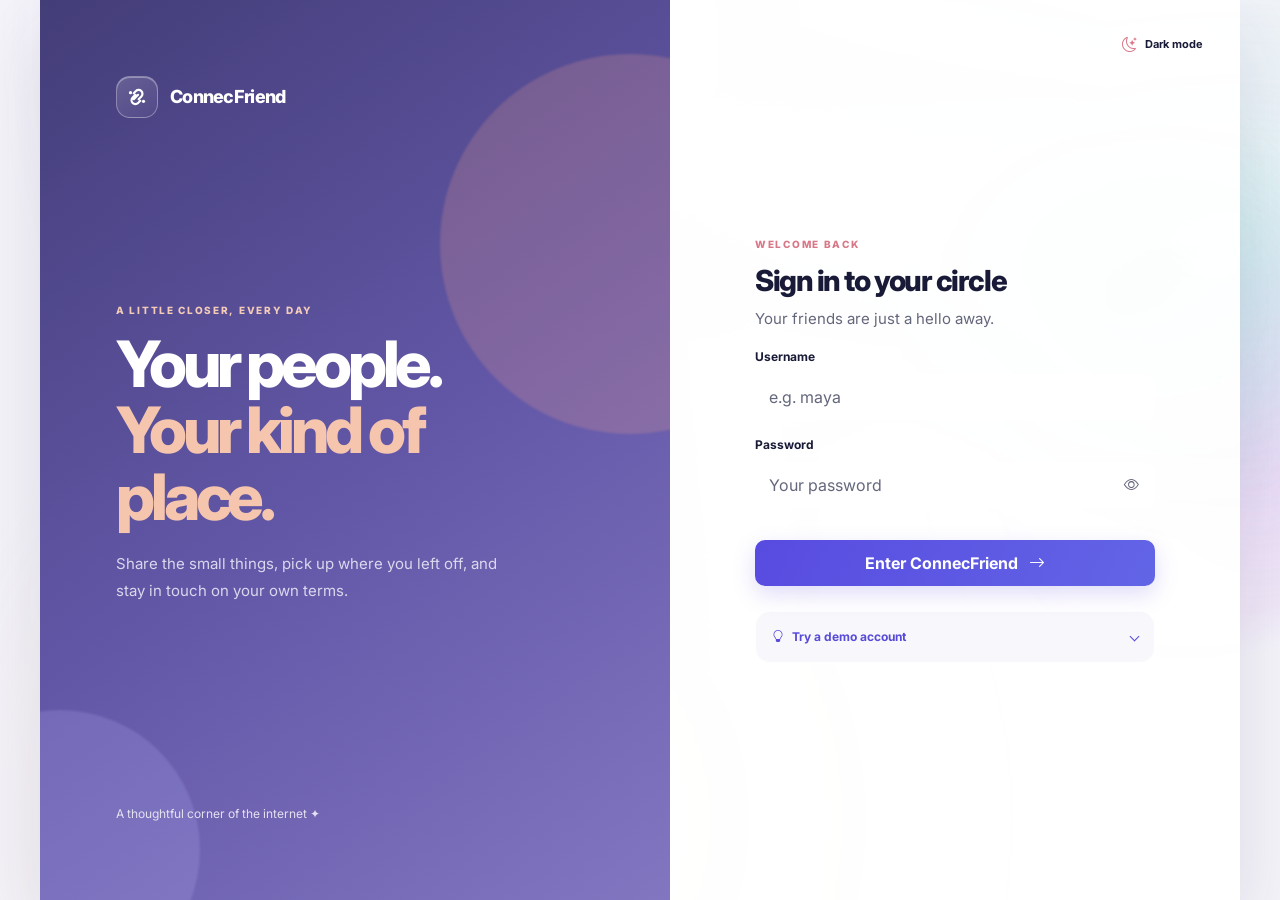
<file: Assignment 1/ConnecFriend/home.html>
<!doctype html><html lang="en"><head><meta charset="utf-8"><meta name="viewport" content="width=device-width,initial-scale=1"><title>Home · ConnecFriend</title><link href="https://cdn.jsdelivr.net/npm/bootstrap@5.3.3/dist/css/bootstrap.min.css" rel="stylesheet"><link href="https://cdn.jsdelivr.net/npm/bootstrap-icons@1.11.3/font/bootstrap-icons.min.css" rel="stylesheet"><link href="assets/css/custom.css" rel="stylesheet"></head><body><div id="appNav"></div><main class="page-wrap"><div class="page-heading"><div><p class="eyebrow green">Your circle</p><h1>Home</h1><p>Small updates from the people you know.</p></div></div><div class="layout-two"><section><form id="composer" class="panel composer"><div class="panel-head"><h2 class="panel-title">Share a little news</h2><i class="bi bi-pencil-square text-secondary"></i></div><label class="visually-hidden" for="postText">What’s new?</label><textarea id="postText" class="form-control" maxlength="500" placeholder="What’s a small thing worth sharing today?"></textarea><div class="compose-meta"><span id="charCount" class="muted">0 / 500</span></div><div id="selectedFriends" class="checklist" aria-label="Choose friends"></div><div class="composer-bottom"><select id="audience" class="soft-select" aria-label="Post audience"><option value="all">All friends</option><option value="selected">Selected friends</option></select><span id="audienceHint" class="muted small">Visible to all your friends</span><button class="btn btn-sage" type="submit">Share news <i class="bi bi-arrow-up-right ms-1"></i></button></div></form><div class="panel-head px-1"><h2 class="panel-title">Recent notes</h2><span class="muted small" id="feedCount"></span></div><div id="feed" class="feed-list"></div></section><aside class="side-column"><section class="panel"><div class="panel-head"><h2 class="panel-title">Your friends</h2><span class="badge-count" id="friendCount"></span></div><div id="friendsList"></div></section><section class="panel"><div class="panel-head"><h2 class="panel-title">A gentle reminder</h2><i class="bi bi-sparkle" style="color:var(--clay)"></i></div><p class="muted small mb-0">A thoughtful reply can make someone’s day. Catch up with a friend when you have a moment.</p><a class="btn-outline-sage d-inline-block mt-3" href="people.html">Find people</a></section></aside></div><footer class="site-footer"><span>ConnecFriend · Your circle, your pace.</span></footer></main><script src="assets/js/data.js"></script><script src="assets/js/storage.js"></script><script src="assets/js/utils.js"></script><script src="assets/js/ui.js"></script><script src="assets/js/auth.js"></script><script src="assets/js/nav.js"></script><script src="assets/js/feed.js"></script></body></html>
</file>
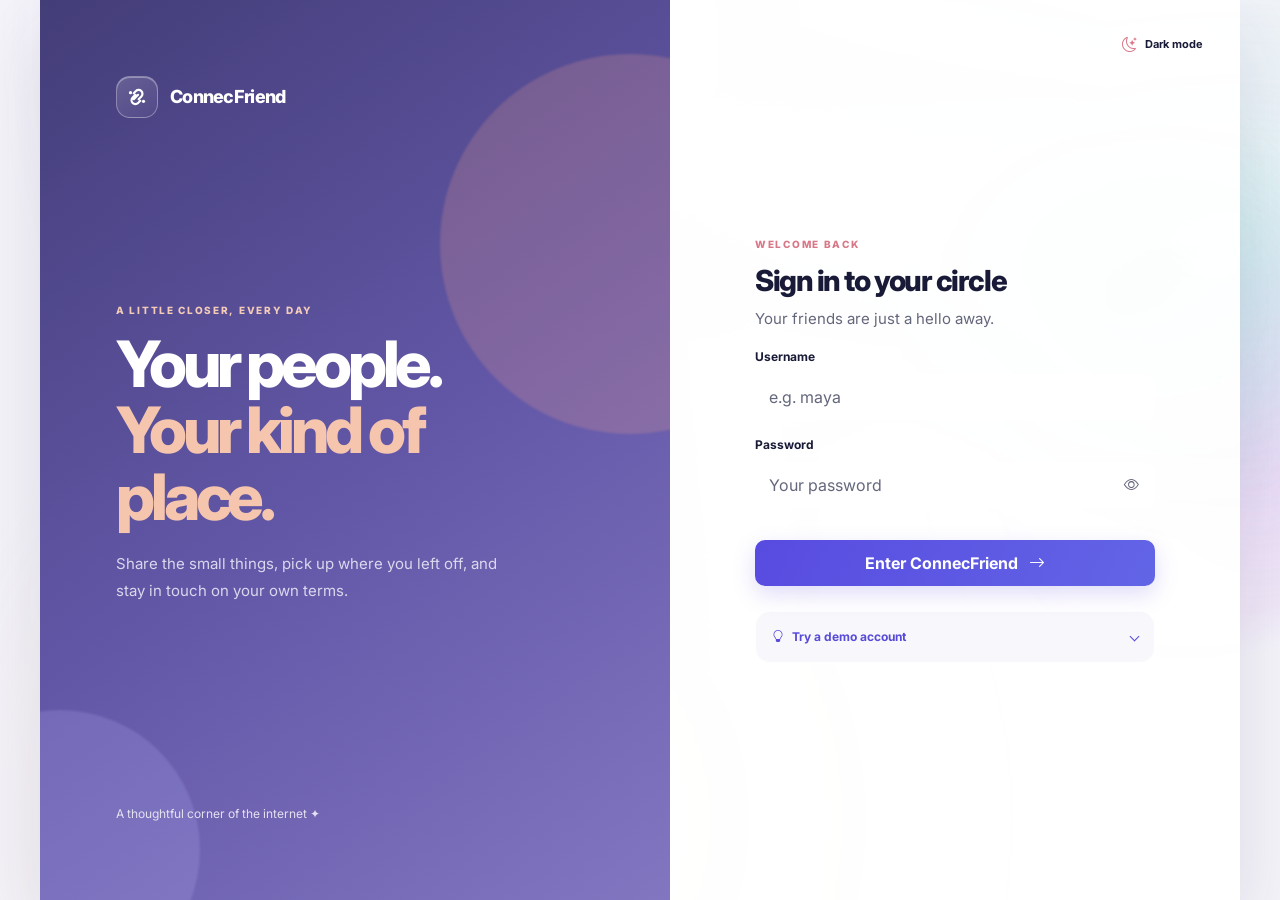
<file: Assignment 1/ConnecFriend/messages.html>
<!doctype html><html lang="en"><head><meta charset="utf-8"><meta name="viewport" content="width=device-width,initial-scale=1"><title>Messages · ConnecFriend</title><link href="https://cdn.jsdelivr.net/npm/bootstrap@5.3.3/dist/css/bootstrap.min.css" rel="stylesheet"><link href="https://cdn.jsdelivr.net/npm/bootstrap-icons@1.11.3/font/bootstrap-icons.min.css" rel="stylesheet"><link href="assets/css/custom.css" rel="stylesheet"></head><body><div id="appNav"></div><main class="page-wrap"><div class="page-heading"><div><p class="eyebrow green">One-to-one</p><h1>Messages</h1><p>A private place for the conversations that matter.</p></div><button class="btn-sage" id="newMessage"><i class="bi bi-plus-lg"></i> New message</button></div><section class="messages-layout"><aside class="conversation-list"><div class="panel-head"><h2 class="panel-title">Conversations</h2></div><div id="conversationList"></div></aside><section class="chat-pane"><div id="chatHeader" class="chat-header"><span class="muted">Choose a conversation or start a new one.</span></div><div id="chatThread" class="chat-thread"><div class="empty">Your conversations will appear here.</div></div><div class="chat-compose"><div class="emoji-row" id="emojiRow"><button class="emoji-btn" type="button">🙂</button><button class="emoji-btn" type="button">✨</button><button class="emoji-btn" type="button">🎉</button><button class="emoji-btn" type="button">☕</button><button class="emoji-btn" type="button">🌿</button></div><form id="chatForm" class="chat-form"><label class="visually-hidden" for="messageInput">Write a message</label><input id="messageInput" class="form-control" placeholder="Write a message…" maxlength="800" disabled><button class="btn-sage" type="submit" disabled id="sendButton">Send</button></form></div></section></section><footer class="site-footer"><span>ConnecFriend · Your circle, your pace.</span></footer></main><script src="assets/js/data.js"></script><script src="assets/js/storage.js"></script><script src="assets/js/utils.js"></script><script src="assets/js/ui.js"></script><script src="assets/js/auth.js"></script><script src="assets/js/nav.js"></script><script src="assets/js/messages.js"></script></body></html>
</file>
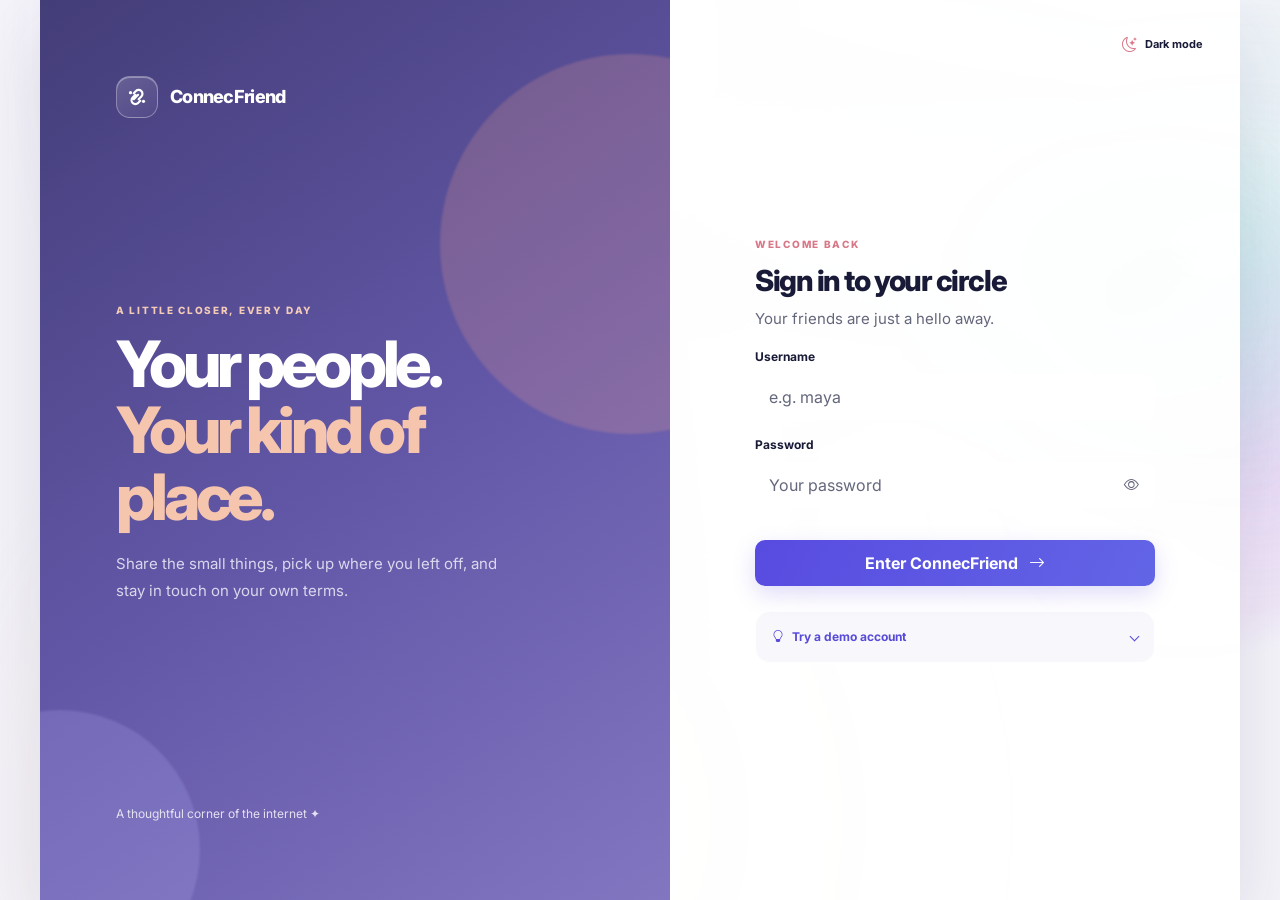
<file: Assignment 1/ConnecFriend/people.html>
<!doctype html><html lang="en"><head><meta charset="utf-8"><meta name="viewport" content="width=device-width,initial-scale=1"><title>People · ConnecFriend</title><link href="https://cdn.jsdelivr.net/npm/bootstrap@5.3.3/dist/css/bootstrap.min.css" rel="stylesheet"><link href="https://cdn.jsdelivr.net/npm/bootstrap-icons@1.11.3/font/bootstrap-icons.min.css" rel="stylesheet"><link href="assets/css/custom.css" rel="stylesheet"></head><body><div id="appNav"></div><main class="page-wrap"><div class="page-heading"><div><p class="eyebrow green">The wider circle</p><h1>Find people</h1><p>Meet the members, keep your boundaries clear.</p></div><a class="btn-outline-sage" href="messages.html"><i class="bi bi-chat-dots"></i> Messages</a></div><div class="layout-two"><section><div class="panel"><div class="tabs"><button class="tab-btn active" data-tab="members">Members</button><button class="tab-btn" data-tab="sent">Sent <span id="sentCount" class="badge-count"></span></button><button class="tab-btn" data-tab="incoming">Incoming <span id="incomingCount" class="badge-count"></span></button></div><div id="peopleContent"></div></div></section><aside><section class="panel"><div class="panel-head"><h2 class="panel-title">Your ignore list</h2><i class="bi bi-shield-slash" style="color:var(--clay)"></i></div><p class="muted small">Ignored members cannot send you friend requests.</p><div id="ignoreList" class="ignore-list mb-3"></div><label class="form-label small" for="ignorePicker">Add a member</label><div class="d-flex gap-2"><select id="ignorePicker" class="form-select"></select><button class="btn-sage" id="addIgnore">Add</button></div></section><section class="panel"><h2 class="panel-title mb-2">Make a connection</h2><p class="muted small mb-0">You can message anyone here, even before you become friends.</p></section></aside></div><footer class="site-footer"><span>ConnecFriend · Your circle, your pace.</span></footer></main><script src="assets/js/data.js"></script><script src="assets/js/storage.js"></script><script src="assets/js/utils.js"></script><script src="assets/js/ui.js"></script><script src="assets/js/auth.js"></script><script src="assets/js/nav.js"></script><script src="assets/js/people.js"></script></body></html>
</file>
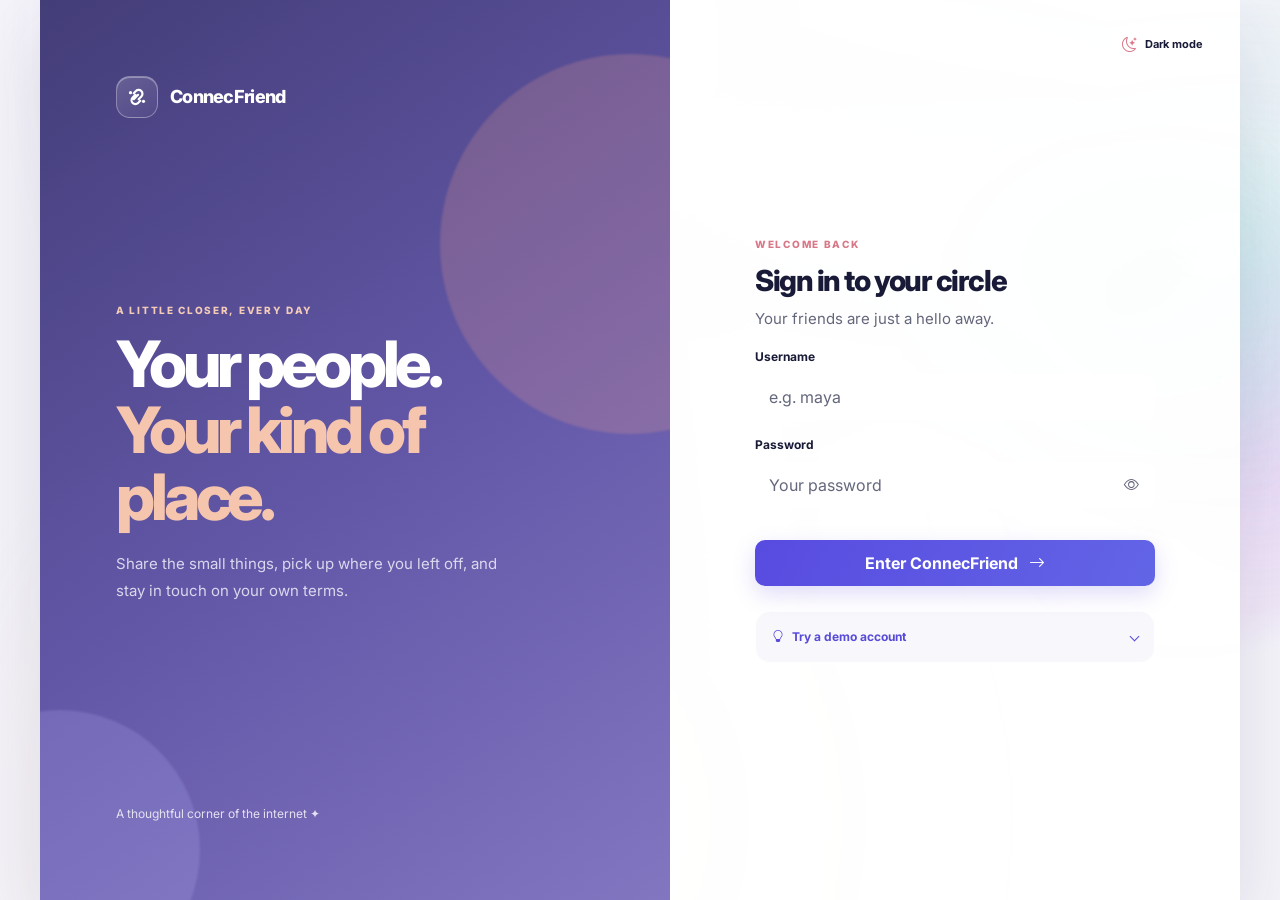
<file: Assignment 1/ConnecFriend/profile.html>
<!doctype html><html lang="en"><head><meta charset="utf-8"><meta name="viewport" content="width=device-width,initial-scale=1"><title>Profile · ConnecFriend</title><link href="https://cdn.jsdelivr.net/npm/bootstrap@5.3.3/dist/css/bootstrap.min.css" rel="stylesheet"><link href="https://cdn.jsdelivr.net/npm/bootstrap-icons@1.11.3/font/bootstrap-icons.min.css" rel="stylesheet"><link href="assets/css/custom.css" rel="stylesheet"></head><body><div id="appNav"></div><main class="page-wrap"><div class="page-heading"><div><p class="eyebrow green">A little more about you</p><h1>Profile</h1></div><button id="profileLogout" class="btn-outline-sage" type="button"><i class="bi bi-box-arrow-left"></i> Log out</button></div><div id="profileContent"></div><footer class="site-footer"><span>ConnecFriend · Your circle, your pace.</span></footer></main><script src="assets/js/data.js"></script><script src="assets/js/storage.js"></script><script src="assets/js/utils.js"></script><script src="assets/js/ui.js"></script><script src="assets/js/auth.js"></script><script src="assets/js/nav.js"></script><script src="assets/js/profile.js"></script></body></html>
</file>
<file: Assignment 1/ConnecFriend/assets/css/custom.css>
/* ConnecFriend visual system: violet, cyan, coral and ambient glass. */
@import url('https://fonts.googleapis.com/css2?family=Inter:wght@400;500;600;700;800&display=swap');
:root{color-scheme:light;--ink:#252338;--muted:#77778a;--paper:#f6f5f2;--surface:#fff;--surface-2:#f0eff3;--primary:#6257a7;--primary-strong:#4d438f;--primary-soft:#ebe9f8;--secondary:#d77b69;--success:#34866c;--danger:#bd5862;--warning:#b8822c;--line:#e9e7ed;--rail:#252338;--shadow-sm:0 3px 12px #27233b0a;--shadow-md:0 12px 36px #27233b10;--shadow-lg:0 22px 65px #27233b18;--r-sm:10px;--r-md:15px;--r-lg:20px;--ease:cubic-bezier(.2,.7,.2,1)}
:root[data-theme=dark]{color-scheme:dark;--ink:#eeedf6;--muted:#aaa8ba;--paper:#16151e;--surface:#211f2b;--surface-2:#2a2835;--primary:#aaa0eb;--primary-strong:#c0b9ff;--primary-soft:#37334f;--secondary:#e89b88;--success:#7bc1a8;--danger:#e28a91;--warning:#e3ba70;--line:#393644;--rail:#111019;--shadow-sm:0 3px 14px #09080d30;--shadow-md:0 14px 40px #09080d40;--shadow-lg:0 24px 70px #09080d55}
*{box-sizing:border-box}html{scroll-behavior:smooth}body{margin:0;background:var(--paper);color:var(--ink);font:400 15px/1.55 Inter,ui-sans-serif,system-ui,-apple-system,"Segoe UI",sans-serif;transition:background-color .25s,color .25s}body:before{content:"";position:fixed;inset:0;z-index:-1;pointer-events:none;background:radial-gradient(ellipse at 78% -10%,#ddd9f22b,transparent 38rem)}a{color:inherit;text-decoration:none}button,input,textarea,select{font:inherit}button{color:inherit}button:active{transform:scale(.97)}:focus-visible{outline:3px solid color-mix(in srgb,var(--primary) 68%,white);outline-offset:3px}::selection{background:#b7afe8;color:#252338}
/* Login */
.login-page{min-height:100vh;background:var(--paper)}.login-shell{position:relative;display:grid;grid-template-columns:1.05fr .95fr;max-width:1200px;min-height:100vh;margin:auto;background:var(--surface);box-shadow:var(--shadow-lg);overflow:hidden}.login-intro{position:relative;z-index:0;display:flex;flex-direction:column;justify-content:space-between;padding:clamp(30px,6vw,76px);overflow:hidden;background:linear-gradient(145deg,#433d78 0%,#6257a7 52%,#8276c1 100%);color:#fff}.login-intro:before,.login-intro:after{content:"";position:absolute;z-index:-1;border-radius:50%;filter:blur(1px);animation:float 12s ease-in-out infinite alternate}.login-intro:before{width:380px;height:380px;right:-150px;top:6%;background:#f1a18c38}.login-intro:after{width:280px;height:280px;left:-120px;bottom:-90px;background:#c1b8ff30;animation-delay:-5s}.login-brand{display:flex;align-items:center;gap:12px;font-size:18px;font-weight:800;letter-spacing:-.04em}.brand-symbol{display:grid;place-items:center;width:42px;height:42px;border:1px solid #ffffff52;border-radius:14px;background:linear-gradient(145deg,#ffffff2a,#ffffff08);box-shadow:inset 0 1px #ffffff55}.brand-symbol svg{width:26px;height:26px}.intro-copy{max-width:500px;animation:logo-in .7s var(--ease) both}.eyebrow{margin:0 0 12px;color:var(--secondary);font-size:10px;font-weight:800;letter-spacing:.17em;text-transform:uppercase}.login-intro .eyebrow{color:#f4cbb7}.intro-copy h1{max-width:460px;margin:0 0 20px;font-size:clamp(40px,5vw,68px);font-weight:800;line-height:1.04;letter-spacing:-.065em}.intro-copy h1 em{color:#f6c5ad;font-style:normal}.intro-copy>p:last-child{max-width:390px;color:#eeedf9d9;line-height:1.8}.intro-footer{color:#e3e0f1;font-size:12px}.login-panel{display:grid;place-items:center;padding:clamp(28px,6vw,72px);background:var(--surface)}.login-card{width:min(100%,400px);animation:fade-up .55s var(--ease) both}.login-card h2{margin:0 0 8px;font-size:29px;font-weight:800;letter-spacing:-.05em}.muted{color:var(--muted)}.login-card label{display:block;margin:18px 0 7px;font-size:12px;font-weight:700}.form-control,.form-select,.soft-select{min-height:44px;border:1px solid var(--line);border-radius:var(--r-sm);background:var(--surface);color:var(--ink);padding:10px 13px;box-shadow:none;transition:border-color .18s,box-shadow .18s,background .2s}.form-control:focus,.form-select:focus,.soft-select:focus{border-color:var(--primary);background:var(--surface);color:var(--ink);box-shadow:0 0 0 4px color-mix(in srgb,var(--primary) 17%,transparent)}.form-control::placeholder{color:var(--muted)}.login-password{position:relative}.login-password .form-control{padding-right:48px}.password-toggle{position:absolute;right:6px;top:5px;width:36px;height:36px;border:0;border-radius:9px;background:transparent;color:var(--muted)}.btn-ink,.btn-sage{display:inline-flex;align-items:center;justify-content:center;gap:7px;border:0;border-radius:var(--r-sm);background:linear-gradient(120deg,var(--primary-strong),var(--primary));color:#fff;padding:11px 16px;font-weight:700;box-shadow:0 6px 16px color-mix(in srgb,var(--primary) 24%,transparent);transition:transform .2s var(--ease),box-shadow .2s,filter .2s}.btn-ink:hover,.btn-sage:hover{color:#fff;filter:brightness(1.07);transform:translateY(-1px);box-shadow:0 10px 24px color-mix(in srgb,var(--primary) 30%,transparent)}.btn-ink:disabled,.btn-sage:disabled{opacity:.6;cursor:wait}.btn-outline-sage{display:inline-flex;align-items:center;justify-content:center;gap:7px;border:1px solid var(--line);border-radius:var(--r-sm);background:var(--surface);color:var(--ink);padding:9px 13px;font-weight:650;transition:background .2s,border-color .2s,transform .2s}.btn-outline-sage:hover{border-color:var(--primary);background:var(--primary-soft);color:var(--primary-strong)}.demo-box{margin-top:25px;padding:16px;border:1px solid var(--line);border-radius:var(--r-md);background:var(--surface-2);font-size:12px}.demo-box strong{font-size:13px}.demo-box strong i{color:var(--secondary);margin-right:5px}.demo-box p{margin:9px 0 5px;color:var(--muted)}.demo-users{line-height:1.8;color:var(--primary);font-weight:700}.text-button{border:0;background:none;color:var(--primary);font-size:12px;font-weight:700;padding:8px 0 0}.demo-details summary{cursor:pointer;color:var(--primary);font-weight:700}.form-error{min-height:17px;margin:7px 0 0;color:var(--danger);font-size:12px}.shake{animation:shake .35s ease}.login-theme-toggle{position:absolute;z-index:5;top:24px;right:24px}
/* Shared rail, sticky header and content frame */
#appNav{display:contents}.rail{position:fixed;z-index:20;inset:0 auto 0 0;display:flex;width:72px;align-items:center;flex-direction:column;padding:17px 10px 16px;background:var(--rail);color:#cbc9db}.brand-mark{display:grid;width:43px;height:43px;place-items:center;color:#f3a78f}.brand-mark svg{width:100%;height:100%;overflow:visible}.rail nav{display:flex;flex:1;flex-direction:column;gap:8px;margin-top:48px}.rail-link{position:relative;display:flex;width:48px;height:46px;align-items:center;justify-content:center;gap:10px;border:0;border-radius:14px;background:transparent;color:#b9b6cb;font-size:19px;transition:background .2s,color .2s,transform .2s}.rail-link:hover,.rail-link.active{background:#ffffff17;color:#fff}.rail-link.active:before{position:absolute;left:-11px;width:3px;height:23px;border-radius:3px;background:#f0a18a;content:""}.rail-label{display:none}.rail-badge{position:absolute;top:2px;right:1px;display:grid;min-width:17px;height:17px;place-items:center;padding:0 4px;border-radius:99px;background:var(--secondary);color:#241b23;font-size:10px;font-weight:800;animation:badge-pop .25s var(--ease)}.logout{margin-top:auto}.topbar{position:sticky;z-index:15;top:0;display:flex;height:72px;align-items:center;justify-content:space-between;margin-left:72px;border-bottom:1px solid color-mix(in srgb,var(--line) 75%,transparent);background:color-mix(in srgb,var(--surface) 83%,transparent);backdrop-filter:blur(18px);padding:0 clamp(18px,5vw,64px)}.brand-word{font-size:18px;font-weight:800;letter-spacing:-.06em}.brand-word span{color:var(--primary)}.topbar-right{display:flex;align-items:center;gap:18px}.today-note{color:var(--muted);font-size:12px}.user-chip{display:flex;align-items:center;gap:9px;font-size:13px;font-weight:700}.theme-toggle{display:inline-flex;align-items:center;gap:8px;border:1px solid var(--line);border-radius:999px;background:var(--surface);color:var(--ink);padding:8px 12px;font-size:11px;font-weight:700;transition:background .2s,border-color .2s,transform .2s}.theme-toggle:hover{border-color:var(--primary);background:var(--primary-soft);transform:translateY(-1px)}.theme-toggle i{color:var(--secondary);font-size:15px}.page-wrap{max-width:1500px;margin-left:72px;padding:36px clamp(18px,5vw,66px) 58px}.page-heading{display:flex;align-items:end;justify-content:space-between;gap:20px;margin-bottom:27px}.page-heading h1{margin:0;font-size:clamp(30px,3vw,40px);font-weight:800;letter-spacing:-.065em;line-height:1.1}.page-heading p{margin:7px 0 0;color:var(--muted)}.eyebrow.green{color:var(--primary)}
/* Shared panels, buttons, avatars and status */
.layout-two{display:grid;grid-template-columns:minmax(0,1.62fr) minmax(260px,.86fr);align-items:start;gap:22px}.panel,.post,.person-card,.messages-layout{border:1px solid var(--line);border-radius:var(--r-lg);background:var(--surface);box-shadow:var(--shadow-sm)}.panel{margin-bottom:17px;padding:21px}.panel-title{margin:0;font-size:17px;font-weight:750;letter-spacing:-.035em}.panel-head{display:flex;align-items:center;justify-content:space-between;gap:12px;margin-bottom:16px}.avatar{--avatar:#6559a2;display:inline-grid;width:43px;height:43px;flex:none;place-items:center;border:2px solid var(--surface);border-radius:15px;background:var(--avatar);color:white;font-size:13px;font-weight:800;letter-spacing:.02em;box-shadow:0 2px 7px #15142620}.avatar.tiny{width:34px;height:34px;border-radius:12px;font-size:10px}.avatar.large{width:100px;height:100px;border-radius:28px;font-size:27px}.online-dot{display:inline-block;width:8px;height:8px;margin-right:5px;border:2px solid var(--surface);border-radius:50%;background:var(--success);box-shadow:0 0 0 2px color-mix(in srgb,var(--success) 18%,transparent)}.empty{padding:28px 18px;border:1px dashed var(--line);border-radius:var(--r-md);background:var(--surface-2);color:var(--muted);font-size:13px;text-align:center}.empty i{display:block;margin-bottom:8px;color:var(--primary);font-size:25px}.badge-count{border-radius:99px;background:var(--primary-soft);color:var(--primary);padding:3px 8px;font-size:10px;font-weight:800}.site-footer{display:flex;justify-content:space-between;margin-top:25px;color:var(--muted);font-size:11px}
/* News composer and timeline */
.composer textarea{min-height:82px;resize:vertical;border-color:transparent;background:var(--surface-2);line-height:1.6}.composer textarea:focus{border-color:var(--primary)}.composer-bottom{display:flex;align-items:center;justify-content:space-between;gap:12px;margin-top:12px}.soft-select{min-width:155px}.checklist{display:grid;max-height:0;grid-template-columns:repeat(2,minmax(0,1fr));gap:8px;overflow:auto;opacity:0;padding:0 10px;border:0;transition:max-height .25s var(--ease),opacity .2s,padding .25s,border .25s}.checklist.show{max-height:180px;margin-top:11px;border:1px solid var(--line);border-radius:var(--r-sm);opacity:1;padding:10px}.checkline{display:flex;align-items:center;gap:7px;font-size:12px}.checkline .avatar{width:25px;height:25px;border-radius:9px;font-size:9px}.feed-list{display:grid;gap:13px}.post{position:relative;padding:19px 20px;animation:fade-up .38s var(--ease) both;transition:transform .22s var(--ease),box-shadow .22s,border-color .2s}.post:hover,.person-card:hover{transform:translateY(-2px);box-shadow:var(--shadow-md);border-color:color-mix(in srgb,var(--primary) 24%,var(--line))}.post-head{display:flex;align-items:center;gap:11px;flex-wrap:wrap}.post-meta{flex:1;min-width:110px}.post-meta strong{display:block;font-size:13px}.post-meta small,.post-time{color:var(--muted);font-size:10px}.audience-badge{display:inline-flex;align-items:center;gap:5px;border-radius:99px;background:var(--surface-2);color:var(--muted);padding:5px 8px;font-size:9px;font-weight:700}.post-text{margin:16px 0;font-size:14px;line-height:1.75;overflow-wrap:anywhere}.post-actions{display:flex;align-items:center;gap:8px;border-top:1px solid var(--line);padding-top:12px}.react-btn,.react-info,.delete-post{display:inline-flex;align-items:center;gap:6px;border:1px solid var(--line);border-radius:9px;background:var(--surface);color:var(--muted);padding:7px 10px;font-size:11px;font-weight:650;transition:transform .18s var(--ease),color .18s,background .18s,border-color .18s}.react-btn:hover,.react-btn.selected{border-color:var(--primary);background:var(--primary-soft);color:var(--primary)}.react-btn.selected i{animation:pop .28s var(--ease)}.react-btn.dislike.selected{border-color:var(--secondary);background:color-mix(in srgb,var(--secondary) 13%,var(--surface));color:var(--secondary)}.react-info{margin-left:auto;border-color:transparent;background:transparent}.delete-post{border-color:transparent;background:transparent;color:var(--danger)}.delete-post:hover{border-color:color-mix(in srgb,var(--danger) 25%,var(--line));background:color-mix(in srgb,var(--danger) 10%,var(--surface))}
/* Friends and member directory */
.friend-row,.person-row,.conversation-row{display:flex;align-items:center;gap:11px;border-bottom:1px solid var(--line);padding:10px 0;transition:background .2s,transform .2s}.friend-row:last-child,.person-row:last-child,.conversation-row:last-child{border-bottom:0}.friend-row:hover{transform:translateX(3px)}.friend-info{flex:1;min-width:0}.friend-info strong{display:block;font-size:12px}.friend-info small{color:var(--muted);font-size:10px}.people-grid{display:grid;grid-template-columns:repeat(2,minmax(0,1fr));gap:12px}.person-card{display:flex;align-items:flex-start;gap:12px;padding:16px;transition:transform .2s var(--ease),box-shadow .2s,border-color .2s}.person-card-content{flex:1;min-width:0}.person-card h3{margin:1px 0 4px;font-size:14px;font-weight:750;letter-spacing:-.03em}.person-card p{margin:5px 0 11px;color:var(--muted);font-size:10px}.person-actions{display:flex;flex-wrap:wrap;gap:6px}.small-btn{border:1px solid var(--line);border-radius:8px;background:var(--surface);color:var(--ink);padding:6px 9px;font-size:10px;font-weight:650;transition:background .2s,border-color .2s,color .2s}.small-btn:hover{border-color:var(--primary);background:var(--primary-soft);color:var(--primary)}.small-btn.primary{border-color:var(--primary);background:var(--primary);color:#fff}.tabs{display:flex;gap:4px;margin-bottom:15px;border-bottom:1px solid var(--line)}.tab-btn{border:0;border-bottom:2px solid transparent;background:transparent;color:var(--muted);padding:10px 12px;font-size:12px;transition:color .2s,border-color .2s}.tab-btn:hover,.tab-btn.active{border-color:var(--primary);color:var(--primary);font-weight:750}.ignore-list{display:flex;flex-wrap:wrap;gap:7px}.ignore-chip{border-radius:99px;background:var(--surface-2);padding:6px 10px;font-size:11px}.ignore-chip button{border:0;background:none;color:var(--danger);margin-left:5px}
/* Profile cover, details and expressive rating */
.profile-banner{position:relative;display:flex;align-items:center;gap:21px;margin:2px 0 22px;border:1px solid color-mix(in srgb,var(--primary) 20%,var(--line));border-radius:var(--r-lg);background:linear-gradient(115deg,color-mix(in srgb,var(--primary) 13%,var(--surface)),color-mix(in srgb,var(--secondary) 12%,var(--surface)));padding:24px}.profile-banner:after{position:absolute;top:0;right:0;width:35%;height:100%;border-radius:0 var(--r-lg) var(--r-lg) 0;background:radial-gradient(ellipse at right,color-mix(in srgb,var(--primary) 12%,transparent),transparent 70%);content:"";pointer-events:none}.profile-banner .avatar{z-index:1;border:4px solid var(--surface);box-shadow:var(--shadow-md)}.profile-banner h1{margin:0;font-size:29px;font-weight:800;letter-spacing:-.06em}.profile-banner p{margin:5px 0 0;color:var(--muted);font-size:12px}.profile-details{display:grid;grid-template-columns:1fr 1fr;gap:10px}.detail-item{border:1px solid var(--line);border-radius:var(--r-sm);background:var(--surface-2);padding:12px}.detail-item small{display:block;margin-bottom:4px;color:var(--muted);font-size:9px;font-weight:750;letter-spacing:.1em;text-transform:uppercase}.detail-item strong{font-size:12px}.rating-options{display:flex;gap:8px}.rating-option{flex:1;border:1px solid var(--line);border-radius:12px;background:var(--surface);color:var(--muted);padding:12px 7px;font-size:10px;transition:transform .2s var(--ease),border-color .2s,background .2s,color .2s}.rating-option:hover{transform:translateY(-2px)}.rating-option i{display:block;margin-bottom:5px;color:var(--secondary);font-size:21px;transition:transform .25s var(--ease),filter .25s}.rating-option.active{border-color:var(--primary);background:var(--primary-soft);color:var(--primary)}.rating-option.active i{transform:scale(1.22) rotate(-5deg);filter:drop-shadow(0 2px 5px color-mix(in srgb,var(--primary) 35%,transparent))}
/* Messages */
.messages-layout{display:grid;grid-template-columns:290px minmax(0,1fr);min-height:560px;overflow:hidden}.conversation-list{border-right:1px solid var(--line);padding:17px}.conversation-row{width:100%;border-top:0;border-right:0;border-left:0;text-align:left;background:transparent;cursor:pointer;padding:11px 7px}.conversation-row:hover,.conversation-row.active{border-radius:11px;background:var(--surface-2)}.conversation-row .friend-info{flex:1}.unread-pill{border-radius:99px;background:var(--secondary);color:#241b23;padding:3px 7px;font-size:9px;font-weight:800;animation:badge-pop .28s var(--ease)}.chat-pane{display:flex;min-width:0;flex-direction:column}.chat-header{display:flex;align-items:center;gap:11px;border-bottom:1px solid var(--line);padding:16px 19px}.chat-header .friend-info{flex:1}.chat-thread{display:flex;max-height:470px;min-height:290px;flex:1;flex-direction:column;gap:9px;overflow:auto;padding:20px}.bubble{align-self:flex-start;max-width:min(76%,440px);border:1px solid var(--line);border-radius:14px 14px 14px 4px;background:var(--surface-2);padding:10px 13px;font-size:12px;line-height:1.6;overflow-wrap:anywhere;animation:fade-up .2s var(--ease)}.bubble.mine{align-self:flex-end;border-color:var(--primary);border-radius:14px 14px 4px 14px;background:var(--primary);color:#fff}.bubble time{display:block;margin-top:4px;opacity:.65;font-size:9px}.chat-compose{border-top:1px solid var(--line);padding:13px 17px}.emoji-row{display:flex;gap:6px;margin-bottom:9px}.emoji-btn{border:1px solid transparent;border-radius:9px;background:var(--surface-2);padding:5px 8px;transition:transform .18s,background .18s}.emoji-btn:hover{transform:translateY(-2px);background:var(--primary-soft)}.chat-form{display:flex;gap:8px}.chat-form input{flex:1}
/* Motion, toasts and dialog surfaces */
.toast-region{position:fixed;right:20px;bottom:20px;z-index:60;display:grid;width:min(360px,calc(100vw - 32px));gap:9px}.toast-note{position:relative;display:flex;align-items:center;gap:10px;overflow:hidden;border:1px solid var(--line);border-radius:13px;background:var(--surface);color:var(--ink);padding:13px 15px;box-shadow:var(--shadow-lg);font-size:12px;animation:toast-in .3s var(--ease) both}.toast-icon{display:grid;width:25px;height:25px;flex:none;place-items:center;border-radius:50%;background:color-mix(in srgb,var(--success) 15%,var(--surface));color:var(--success)}.toast-note.error .toast-icon{background:color-mix(in srgb,var(--danger) 15%,var(--surface));color:var(--danger)}.toast-progress{position:absolute;bottom:0;left:0;height:2px;width:100%;transform-origin:left;background:var(--primary);animation:toast-progress 3.2s linear forwards}.modal-backdrop-custom{position:fixed;z-index:50;inset:0;display:grid;place-items:center;background:#18162588;padding:20px;backdrop-filter:blur(8px);animation:fade-in .18s ease}.modal-card{width:min(100%,440px);border:1px solid var(--line);border-radius:var(--r-lg);background:var(--surface);padding:22px;box-shadow:var(--shadow-lg);animation:scale-in .22s var(--ease)}.modal-head{display:flex;align-items:center;justify-content:space-between;margin-bottom:14px}.modal-head h2{margin:0;font-size:21px;font-weight:800;letter-spacing:-.05em}.modal-close{border:0;background:transparent;color:var(--muted);font-size:22px}.page-enter{animation:fade-in .28s ease both}[data-reveal]{transform:translateY(12px);opacity:0;transition:transform .4s var(--ease),opacity .4s var(--ease)}[data-reveal].revealed{transform:none;opacity:1}.skeleton{border-radius:8px;background:linear-gradient(90deg,var(--surface-2) 25%,color-mix(in srgb,var(--surface) 70%,var(--line)) 50%,var(--surface-2) 75%);background-size:220% 100%;animation:shimmer 1.4s infinite}
@keyframes fade-up{from{transform:translateY(12px);opacity:0}to{transform:translateY(0);opacity:1}}@keyframes fade-in{from{opacity:0}to{opacity:1}}@keyframes scale-in{from{transform:scale(.97);opacity:0}to{transform:scale(1);opacity:1}}@keyframes toast-in{from{transform:translateX(16px);opacity:0}to{transform:none;opacity:1}}@keyframes toast-progress{to{transform:scaleX(0)}}@keyframes pop{50%{transform:scale(1.28)}}@keyframes badge-pop{50%{transform:scale(1.18)}}@keyframes float{to{transform:translate3d(-20px,20px,0) scale(1.08)}}@keyframes shake{25%{transform:translateX(-5px)}75%{transform:translateX(5px)}}@keyframes shimmer{to{background-position:-220% 0}}@keyframes logo-in{from{transform:translateY(9px);opacity:0}to{transform:none;opacity:1}}
@media(max-width:900px){.layout-two{grid-template-columns:1fr}.side-column{display:grid;grid-template-columns:1fr 1fr;gap:14px}.side-column .panel{margin:0}.people-grid{grid-template-columns:1fr 1fr}.messages-layout{grid-template-columns:250px minmax(0,1fr)}}
@media(max-width:620px){.login-shell{grid-template-columns:1fr;min-height:100vh}.login-intro{min-height:245px;padding:25px}.intro-copy h1{max-width:390px;font-size:39px}.intro-copy>p:last-child,.intro-footer{display:none}.login-panel{padding:30px 22px}.login-theme-toggle{top:19px;right:18px}.rail{inset:auto 0 0;display:block;width:100%;height:66px;padding:5px max(8px,env(safe-area-inset-left)) calc(5px + env(safe-area-inset-bottom));border-top:1px solid #ffffff12}.brand-mark{display:none}.rail nav{display:flex;height:100%;align-items:center;justify-content:space-around;gap:2px;margin:0}.rail-link{width:auto;min-width:51px;height:50px;flex:1;flex-direction:column;gap:1px;border-radius:12px;font-size:18px}.rail-link.active:before{top:-5px;left:calc(50% - 12px);width:24px;height:3px}.rail-label{display:block;font-size:8px;line-height:1.1}.rail-badge{top:0;right:calc(50% - 22px);min-width:15px;height:15px;font-size:8px}.logout{position:absolute;top:-56px;right:10px;width:38px;height:38px;background:var(--rail);box-shadow:var(--shadow-md)}.topbar{height:61px;margin-left:0;padding:0 15px}.brand-word{font-size:16px}.today-note{display:none}.topbar-right{gap:10px}.user-chip{gap:6px;font-size:11px}.user-chip .avatar{width:29px;height:29px}.theme-toggle{width:37px;height:37px;justify-content:center;padding:0}.theme-toggle span{display:none}.page-wrap{margin:0;padding:25px 14px 96px}.page-heading{align-items:flex-start;margin-bottom:20px}.page-heading h1{font-size:32px}.page-heading>.btn-outline-sage,.page-heading>.btn-sage{flex:none}.side-column{display:block}.side-column .panel{margin-bottom:14px}.panel{padding:17px;border-radius:16px}.post{padding:16px;border-radius:16px}.post-head{gap:8px}.post-time{margin-left:auto}.audience-badge{order:4;margin-left:48px}.post-actions{gap:5px;flex-wrap:wrap}.react-btn,.react-info,.delete-post{padding:7px 8px;font-size:10px}.react-info{margin-left:auto}.people-grid{grid-template-columns:1fr}.person-card{padding:14px}.profile-banner{gap:13px;padding:17px}.avatar.large{width:70px;height:70px;border-radius:21px;font-size:20px}.profile-banner h1{font-size:24px}.profile-details{grid-template-columns:1fr}.messages-layout{grid-template-columns:1fr;min-height:650px}.conversation-list{max-height:185px;overflow:auto;border-right:0;border-bottom:1px solid var(--line)}.chat-thread{max-height:330px;min-height:250px;padding:15px}.composer-bottom{align-items:stretch;flex-direction:column}.composer-bottom .btn-sage{width:100%}.checklist.show{grid-template-columns:1fr}.site-footer{padding-bottom:4px}.toast-region{right:12px;bottom:78px}}
@media(prefers-reduced-motion:reduce){*,*::before,*::after{scroll-behavior:auto!important;animation-duration:.01ms!important;animation-iteration-count:1!important;transition-duration:.01ms!important}}

/* Reference inspired glass palette, ambient color and global member/news search. */
:root{--ink:#191a37;--muted:#64677c;--paper:#f5f4fa;--surface:#ffffffc9;--surface-2:#f7f6fbe0;--primary:#574bd8;--primary-strong:#4d42d0;--primary-soft:#ebe9ff;--secondary:#d87787;--tertiary:#35b9b5;--line:#ffffffc9;--rail:#f8f7fb;--shadow-sm:0 10px 30px #41386b10;--shadow-md:0 18px 42px #34335d18;--shadow-lg:0 26px 70px #29294720}
:root[data-theme=dark]{--ink:#f3f1fb;--muted:#aaa9bf;--paper:#0d0e18;--surface:#22222de8;--surface-2:#2a2936e8;--primary:#9181ff;--primary-strong:#8c78ff;--primary-soft:#37324f;--secondary:#e997a0;--tertiary:#52c9bf;--line:#484655a6;--rail:#14141e;--shadow-sm:0 10px 30px #0000001c;--shadow-md:0 18px 42px #00000035;--shadow-lg:0 26px 70px #00000050}
body:before{z-index:0;background:radial-gradient(ellipse at 43% 5%,#d8cafa73,transparent 35rem),radial-gradient(ellipse at 96% 26%,#c1eeed82,transparent 36rem),radial-gradient(ellipse at 37% 91%,#ffe0d17d,transparent 35rem);opacity:.72}
body>*{position:relative;z-index:1}
:root[data-theme=dark] body:before{background:radial-gradient(ellipse at 44% 8%,#6038a334,transparent 35rem),radial-gradient(ellipse at 95% 29%,#137b8040,transparent 36rem),radial-gradient(ellipse at 20% 100%,#702e9040,transparent 34rem);opacity:.8}
.topbar{background:color-mix(in srgb,var(--paper) 72%,transparent);backdrop-filter:blur(22px) saturate(1.25)}
.panel,.post,.person-card,.messages-layout{background:color-mix(in srgb,var(--surface) 88%,transparent);backdrop-filter:blur(18px) saturate(1.12);border-color:color-mix(in srgb,var(--line) 84%,var(--primary) 8%);box-shadow:var(--shadow-md)}
.panel{border-radius:22px}.post,.person-card{border-radius:20px}.detail-item,.composer textarea,.conversation-row.active{background:color-mix(in srgb,var(--surface-2) 82%,transparent)}
.rail{background:color-mix(in srgb,var(--rail) 86%,transparent);border-right:1px solid color-mix(in srgb,var(--line) 70%,transparent);backdrop-filter:blur(18px)}
.rail-link{color:var(--muted)}.rail-link:hover,.rail-link.active{background:linear-gradient(130deg,color-mix(in srgb,var(--primary) 20%,transparent),color-mix(in srgb,var(--tertiary) 18%,transparent));color:var(--primary-strong);box-shadow:0 7px 24px color-mix(in srgb,var(--primary) 15%,transparent)}.rail-link.active:before{background:linear-gradient(var(--secondary),var(--primary),var(--tertiary));box-shadow:0 0 12px color-mix(in srgb,var(--primary) 50%,transparent)}
.btn-ink,.btn-sage,.small-btn.primary{background:linear-gradient(115deg,#584be0,#6264e6 62%,#36bcb6);box-shadow:0 8px 22px #6358dc35}
.profile-banner{min-height:195px;overflow:hidden;background:linear-gradient(115deg,#e1f8f3b8 0%,#e4dcffbd 47%,#ffe9ddb8 100%);box-shadow:var(--shadow-md);backdrop-filter:blur(18px)}
:root[data-theme=dark] .profile-banner{background:radial-gradient(ellipse at 12% 25%,#23b3a329,transparent 46%),radial-gradient(ellipse at 88% 60%,#6f55e13d,transparent 49%),linear-gradient(120deg,#242635,#242331)}
.profile-banner .avatar{width:112px;height:112px;border-radius:28px;border-color:#ffffffbd;box-shadow:0 12px 32px color-mix(in srgb,var(--primary) 26%,transparent),0 0 0 5px color-mix(in srgb,var(--tertiary) 12%,transparent)}
.detail-item{border-color:color-mix(in srgb,var(--line) 75%,var(--primary) 10%);border-radius:14px;padding:15px}
.global-search{position:relative;display:flex;align-items:center;gap:11px;width:min(34vw,440px);height:44px;padding:0 13px;border:1px solid color-mix(in srgb,var(--line) 75%,var(--primary) 18%);border-radius:13px;background:color-mix(in srgb,var(--surface) 67%,transparent);color:var(--muted);box-shadow:0 5px 18px color-mix(in srgb,var(--primary) 7%,transparent);transition:border-color .2s,box-shadow .2s}
.global-search:focus-within{border-color:color-mix(in srgb,var(--primary) 50%,var(--tertiary));box-shadow:0 0 0 4px color-mix(in srgb,var(--primary) 11%,transparent),0 8px 24px color-mix(in srgb,var(--primary) 12%,transparent)}
.global-search>i{font-size:15px}.global-search input{width:100%;min-width:0;border:0;outline:0;background:transparent;color:var(--ink);font:inherit;font-size:12px}.global-search input::placeholder{color:var(--muted)}.global-search kbd{flex:none;border:1px solid var(--line);border-radius:5px;background:var(--surface-2);color:var(--muted);padding:2px 5px;font:10px/1.3 inherit}
.search-results{position:absolute;z-index:40;top:calc(100% + 9px);left:0;width:100%;max-height:min(65vh,430px);overflow:auto;border:1px solid var(--line);border-radius:15px;background:color-mix(in srgb,var(--surface) 95%,transparent);box-shadow:var(--shadow-lg);padding:6px;backdrop-filter:blur(18px)}.search-results[hidden]{display:none}.search-result{display:flex;align-items:center;gap:11px;padding:10px;border-radius:10px;transition:background .16s}.search-result:hover,.search-result:focus-visible{background:var(--primary-soft)}.search-result>i:first-child{color:var(--primary);font-size:17px}.search-result span{display:grid;flex:1;min-width:0}.search-result strong,.search-result small{overflow:hidden;text-overflow:ellipsis;white-space:nowrap}.search-result strong{font-size:12px}.search-result small{color:var(--muted);font-size:10px}.search-result>i:last-child{color:var(--muted);font-size:12px}.search-empty{margin:0;padding:14px;color:var(--muted);font-size:12px}
.page-leaving .page-wrap{opacity:.65;transform:translateY(4px);transition:opacity .12s,transform .12s}
@media(max-width:900px){.global-search{width:min(30vw,300px)}}
@media(max-width:620px){.global-search{width:auto;flex:1;max-width:190px;height:37px;margin:0 9px;padding:0 9px;gap:7px;border-radius:11px}.global-search input{font-size:10px}.global-search input::placeholder{content:"Search"}.global-search kbd{display:none}.topbar{justify-content:initial}.topbar-right{margin-left:auto}.profile-banner{min-height:145px}.profile-banner .avatar{width:76px;height:76px;border-radius:22px}}
@media(min-width:901px){.people-grid{grid-template-columns:repeat(3,minmax(0,1fr))}}
@media(min-width:621px){.global-search{margin-inline:auto}}
.global-search kbd{font:10px/1.3 ui-monospace,SFMono-Regular,Consolas,monospace}

/* Brighter moments, motion, and the newly surfaced profile rating control. */
body:after{content:"";position:fixed;z-index:0;top:12%;right:-13vw;width:min(42vw,590px);aspect-ratio:1;border-radius:50%;pointer-events:none;background:radial-gradient(circle at 38% 36%,#50d0c344,transparent 48%),radial-gradient(circle at 65% 66%,#b85fe82c,transparent 56%);filter:blur(14px);animation:ambient-drift 19s ease-in-out infinite alternate}
:root[data-theme=dark] body:after{background:radial-gradient(circle at 38% 36%,#25d6c134,transparent 48%),radial-gradient(circle at 65% 66%,#a24fff3b,transparent 56%)}
.page-enter{animation:page-arrive .48s cubic-bezier(.18,.72,.2,1) both}.page-enter .page-heading{animation:heading-arrive .52s cubic-bezier(.18,.72,.2,1) both}
.page-leaving .page-wrap{opacity:0;transform:translateY(9px) scale(.995);filter:blur(2px);transition:opacity .18s ease,transform .18s ease,filter .18s ease}.page-leaving .topbar{opacity:.75;transition:opacity .16s ease}
.btn-ink,.btn-sage{background-size:160% 100%;background-position:0% 50%;transition:transform .2s var(--ease),box-shadow .2s,filter .2s,background-position .35s ease}.btn-ink:hover,.btn-sage:hover{background-position:100% 50%}
.page-heading{position:relative}.page-heading:after{content:"";position:absolute;z-index:-1;top:-42px;right:4%;width:230px;height:150px;border-radius:50%;background:radial-gradient(ellipse,#a996f52a,transparent 70%);pointer-events:none}
.composer{background:linear-gradient(135deg,color-mix(in srgb,var(--surface) 91%,var(--primary) 9%),color-mix(in srgb,var(--surface) 91%,var(--tertiary) 9%) );border-color:color-mix(in srgb,var(--primary) 16%,var(--line))}
.person-card{animation:card-arrive .48s var(--ease) both}.person-card:nth-child(5n+2){animation-delay:45ms}.person-card:nth-child(5n+3){animation-delay:90ms}.person-card:nth-child(5n+4){animation-delay:135ms}.person-card:nth-child(5n+5){animation-delay:180ms}
.post:nth-child(4n+2){animation-delay:35ms}.post:nth-child(4n+3){animation-delay:70ms}.post:nth-child(4n+4){animation-delay:105ms}
.friend-row,.profile-friend-row,.conversation-row{animation:card-arrive .32s var(--ease) both}.person-row{animation:card-arrive .35s var(--ease) both}
.tab-btn{position:relative}.tab-btn.active{color:var(--primary)}.tab-btn.active:after{content:"";position:absolute;right:10px;bottom:-2px;left:10px;height:2px;border-radius:3px;background:linear-gradient(90deg,var(--secondary),var(--primary),var(--tertiary));animation:tab-indicator .24s var(--ease) both}
.profile-banner{isolation:isolate}.profile-identity{position:relative;z-index:1}.profile-identity h2{margin:0;font-size:clamp(25px,3vw,34px);font-weight:800;letter-spacing:-.06em}.profile-orbit{position:absolute;right:6%;display:grid;width:110px;height:110px;place-items:center;border:1px solid #ffffff70;border-radius:50%;background:radial-gradient(circle at 30% 25%,#ffffff6b,transparent 54%);color:var(--primary);font-size:33px;opacity:.65;animation:orbit-bob 5s ease-in-out infinite}.profile-orbit:before,.profile-orbit:after{content:"";position:absolute;width:9px;height:9px;border-radius:50%;background:var(--secondary);box-shadow:0 0 20px var(--secondary)}.profile-orbit:before{top:6px;right:18px}.profile-orbit:after{bottom:13px;left:7px;background:var(--tertiary);box-shadow:0 0 20px var(--tertiary)}
.rating-panel{position:relative;display:flex;align-items:center;justify-content:space-between;gap:22px;overflow:hidden;margin-bottom:22px;border-color:color-mix(in srgb,var(--primary) 32%,var(--line));background:linear-gradient(112deg,color-mix(in srgb,var(--surface) 84%,var(--primary) 16%),color-mix(in srgb,var(--surface) 86%,var(--tertiary) 14%) );box-shadow:0 16px 40px color-mix(in srgb,var(--primary) 13%,transparent)}
.rating-panel:after{content:"";position:absolute;top:-70px;right:25%;width:160px;height:160px;border-radius:50%;background:color-mix(in srgb,var(--secondary) 22%,transparent);filter:blur(32px);pointer-events:none}.rating-intro{position:relative;z-index:1;display:flex;align-items:center;gap:14px}.rating-intro h2{margin:0 0 3px;font-size:17px;font-weight:800;letter-spacing:-.035em}.rating-sparkle{display:grid;width:48px;height:48px;flex:none;place-items:center;border:1px solid color-mix(in srgb,var(--primary) 20%,var(--line));border-radius:16px;background:linear-gradient(145deg,var(--primary-soft),color-mix(in srgb,var(--tertiary) 25%,var(--surface)));color:var(--primary);font-size:21px;animation:sparkle-bob 3s ease-in-out infinite}
.rating-panel .rating-options{position:relative;z-index:1;min-width:min(48%,390px)}.rating-option{min-height:67px;font-size:11px;font-weight:750}.rating-option i{font-size:24px}.rating-option.active{background:linear-gradient(145deg,var(--primary-soft),color-mix(in srgb,var(--tertiary) 13%,var(--surface)));box-shadow:0 7px 20px color-mix(in srgb,var(--primary) 17%,transparent)}.rating-option:focus-visible{outline-offset:1px}.rating-option.active i{animation:rating-pop .38s var(--ease) both}
.profile-detail-panel,.profile-friends{align-self:start}.profile-friend-row{display:flex;align-items:center;gap:10px;border-bottom:1px solid var(--line);padding:10px 0;transition:transform .2s,color .2s}.profile-friend-row:last-child{border:0}.profile-friend-row:hover{transform:translateX(4px);color:var(--primary)}.profile-friend-row>span:nth-child(2){display:grid;flex:1}.profile-friend-row strong{font-size:12px}.profile-friend-row small{color:var(--muted);font-size:10px}.profile-friend-row>i{color:var(--muted);font-size:12px}.bio-detail{position:relative;min-height:76px;padding-right:42px}.bio-detail>i{position:absolute;top:50%;right:14px;color:var(--primary);font-size:20px;transform:translateY(-50%)}
.demo-details>summary{display:flex;align-items:center;gap:8px}.demo-details>summary::marker{content:""}.demo-details>summary:after{content:"";width:7px;height:7px;margin-left:auto;border-right:1.5px solid currentColor;border-bottom:1.5px solid currentColor;transform:rotate(45deg);transition:transform .2s}.demo-details[open]>summary:after{transform:rotate(225deg)}.demo-accounts{display:grid;grid-template-columns:repeat(2,minmax(0,1fr));gap:7px;max-height:248px;overflow:auto;padding:2px}.demo-account{display:flex;align-items:center;gap:8px;min-width:0;border:1px solid var(--line);border-radius:13px;background:color-mix(in srgb,var(--surface) 88%,var(--primary) 12%);color:var(--ink);padding:7px;text-align:left;transition:transform .2s var(--ease),border-color .2s,background .2s,box-shadow .2s}.demo-account:hover{transform:translateY(-2px);border-color:color-mix(in srgb,var(--primary) 42%,var(--line));box-shadow:0 6px 14px color-mix(in srgb,var(--primary) 13%,transparent)}.demo-account[aria-pressed=true]{border-color:var(--primary);background:var(--primary-soft);box-shadow:0 0 0 2px color-mix(in srgb,var(--primary) 17%,transparent)}.demo-avatar{display:grid;width:31px;height:31px;flex:none;place-items:center;border-radius:10px;background:linear-gradient(140deg,var(--primary),var(--tertiary));color:white;font-size:10px;font-weight:800}.demo-account>span:nth-child(2){display:grid;min-width:0}.demo-account strong,.demo-account small{overflow:hidden;text-overflow:ellipsis;white-space:nowrap}.demo-account strong{font-size:10px}.demo-account small{color:var(--muted);font-size:9px}.demo-account>i{margin-left:auto;color:var(--primary);font-size:12px;opacity:0;transition:opacity .18s,transform .18s}.demo-account:hover>i,.demo-account[aria-pressed=true]>i{transform:translate(2px,-2px);opacity:1}.demo-selection{min-height:0;margin:5px 0 0;color:var(--success);font-size:10px}.demo-selection:empty{display:none}
@keyframes page-arrive{from{transform:translateY(8px);opacity:0}to{transform:none;opacity:1}}@keyframes heading-arrive{from{transform:translateY(9px);opacity:0}to{transform:none;opacity:1}}@keyframes card-arrive{from{transform:translateY(10px) scale(.99);opacity:0}to{transform:none;opacity:1}}@keyframes tab-indicator{from{transform:scaleX(.35);opacity:.25}to{transform:scaleX(1);opacity:1}}@keyframes rating-pop{45%{transform:scale(1.34) rotate(-7deg)}}@keyframes sparkle-bob{50%{transform:translateY(-3px) rotate(5deg)}}@keyframes orbit-bob{50%{transform:translateY(-7px) rotate(5deg)}}@keyframes ambient-drift{to{transform:translate3d(-3vw,4vh,0) scale(1.08)}}
@media(max-width:760px){.rating-panel{align-items:stretch;flex-direction:column;gap:15px}.rating-panel .rating-options{width:100%;min-width:0}.rating-option{min-height:62px}}
@media(max-width:430px){.demo-accounts{grid-template-columns:1fr 1fr;gap:5px}.demo-account{gap:6px;padding:6px}.demo-avatar{width:27px;height:27px;border-radius:8px}.rating-intro{align-items:flex-start}.rating-sparkle{width:40px;height:40px;border-radius:13px}}
@media(prefers-reduced-motion:reduce){body:after,.profile-orbit,.rating-sparkle{animation:none!important}}
</file>
